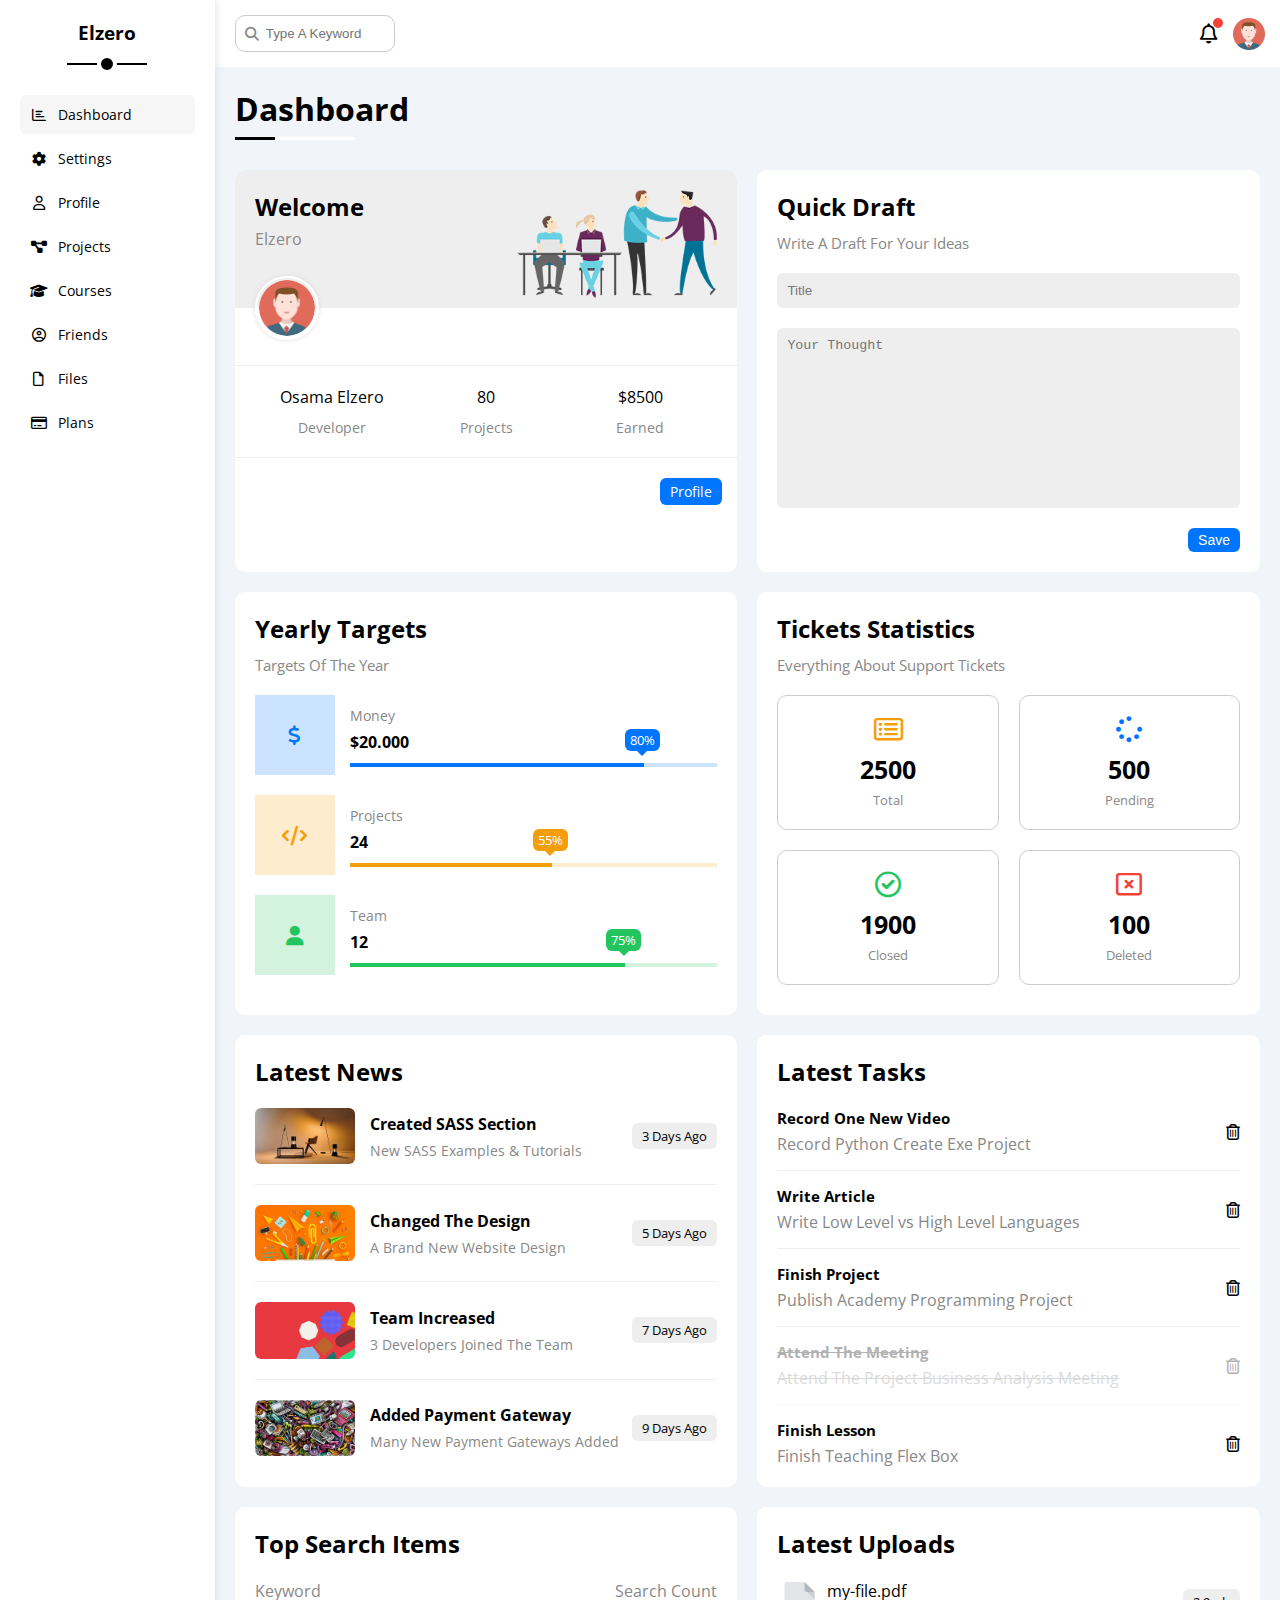
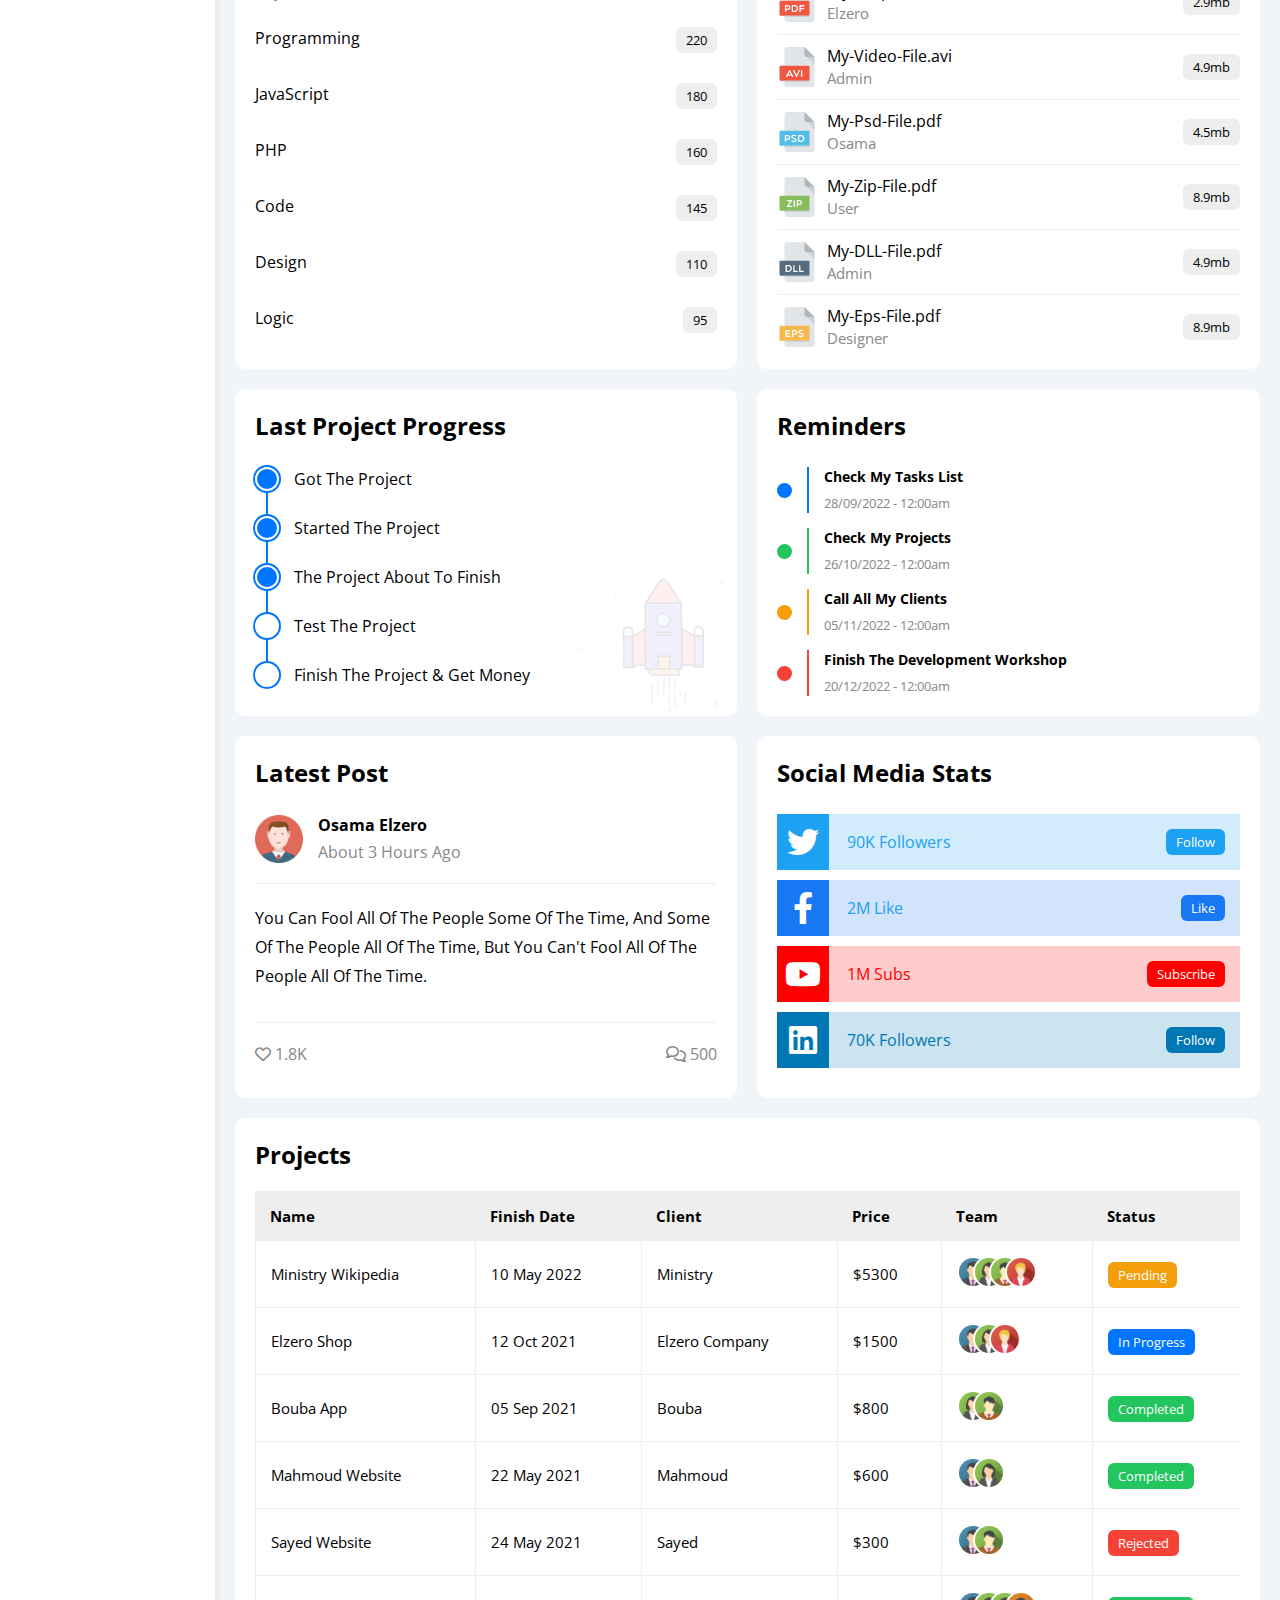
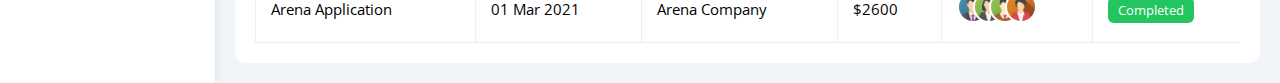
<file: index.html>
<!DOCTYPE html>
<html lang="en">
  <head>
    <meta charset="UTF-8" />
    <meta http-equiv="X-UA-Compatible" content="IE=edge" />
    <meta name="viewport" content="width=device-width, initial-scale=1.0" />
    <title>Dashboard</title>
    <link rel="stylesheet" href="css/all.min.css" />
    <link rel="stylesheet" href="css/framework.css" />
    <link rel="stylesheet" href="css/master.css" />
    <link rel="preconnect" href="https://fonts.googleapis.com" />
    <link rel="preconnect" href="https://fonts.gstatic.com" crossorigin />
    <link href="https://fonts.googleapis.com/css2?family=Open+Sans:wght@300;500&display=swap" rel="stylesheet" />
  </head>
  <body>
    <div class="page d-flex">
      <div class="sidebar bg-white p-20 p-relative">
        <h3 class="p-relative txt-c mt-0">Elzero</h3>
        <ul>
          <li>
            <a class="active d-flex align-center fs-14 c-black rad-6 p-10" href="index.html">
              <i class="fa-regular fa-chart-bar fa-fw"></i>
              <span>Dashboard</span>
            </a>
          </li>
          <li>
            <a class="d-flex align-center fs-14 c-black rad-6 p-10" href="settings.html">
              <i class="fa-solid fa-gear fa-fw"></i>
              <span>Settings</span>
            </a>
          </li>
          <li>
            <a class="d-flex align-center fs-14 c-black rad-6 p-10" href="profile.html">
              <i class="fa-regular fa-user fa-fw"></i>
              <span>Profile</span>
            </a>
          </li>
          <li>
            <a class="d-flex align-center fs-14 c-black rad-6 p-10" href="projects.html">
              <i class="fa-solid fa-diagram-project fa-fw"></i>
              <span>Projects</span>
            </a>
          </li>
          <li>
            <a class="d-flex align-center fs-14 c-black rad-6 p-10" href="courses.html">
              <i class="fa-solid fa-graduation-cap fa-fw"></i>
              <span>Courses</span>
            </a>
          </li>
          <li>
            <a class="d-flex align-center fs-14 c-black rad-6 p-10" href="friends.html">
              <i class="fa-regular fa-circle-user fa-fw"></i>
              <span>Friends</span>
            </a>
          </li>
          <li>
            <a class="d-flex align-center fs-14 c-black rad-6 p-10" href="files.html">
              <i class="fa-regular fa-file fa-fw"></i>
              <span>Files</span>
            </a>
          </li>
          <li>
            <a class="d-flex align-center fs-14 c-black rad-6 p-10" href="plans.html">
              <i class="fa-regular fa-credit-card fa-fw"></i>
              <span>Plans</span>
            </a>
          </li>
        </ul>
      </div>
      <div class="content w-full">
        <!-- Start Head -->
        <div class="head bg-white p-15 between-flex">
          <div class="search p-relative">
            <input class="p-10" type="search" placeholder="Type A Keyword" />
          </div>
          <div class="icons d-flex align-center">
            <span class="notification p-relative">
              <i class="fa-regular fa-bell fa-lg"></i>
            </span>
            <img src="imgs/avatar.png" alt="" />
          </div>
        </div>
        <!-- End Head -->
        <h1 class="p-relative">Dashboard</h1>
        <div class="wrapper d-grid gap-20">
          <!-- Start Welcome Widget -->
          <div class="welcome bg-white rad-10 txt-c-mobile block-mobile">
            <div class="intro p-20 d-flex space-between bg-eee">
              <div>
                <h2 class="m-0">Welcome</h2>
                <p class="c-grey mt-5">Elzero</p>
              </div>
              <img class="hide-mobile" src="imgs/welcome.png" alt="" />
            </div>
            <img src="imgs/avatar.png" alt="" class="avatar" />
            <div class="body txt-c d-flex p-20 mt-20 mb-20 block-mobile">
              <div>Osama Elzero <span class="d-block c-grey fs-14 mt-10">Developer</span></div>
              <div>80 <span class="d-block c-grey fs-14 mt-10">Projects</span></div>
              <div>$8500 <span class="d-block c-grey fs-14 mt-10">Earned</span></div>
            </div>
            <a href="profile.html" class="visit d-block fs-14 bg-blue c-white w-fit btn-shape">Profile</a>
          </div>
          <!-- End Welcome Widget -->
          <!-- Start Quick Draft Widget -->
          <div class="quick-draft p-20 bg-white rad-10">
            <h2 class="mt-0 mb-10">Quick Draft</h2>
            <p class="mt-0 mb-20 c-grey fs-15">Write A Draft For Your Ideas</p>
            <form>
              <input class="d-block mb-20 w-full p-10 b-none bg-eee rad-6" type="text" placeholder="Title" />
              <textarea class="d-block mb-20 w-full p-10 b-none bg-eee rad-6" placeholder="Your Thought"></textarea>
              <input class="save d-block fs-14 bg-blue c-white b-none w-fit btn-shape" type="submit" value="Save" />
            </form>
          </div>
          <!-- End Quick Draft Widget -->
          <!-- Start Targets Widget -->
          <div class="targets p-20 bg-white rad-10">
            <h2 class="mt-0 mb-10">Yearly Targets</h2>
            <p class="mt-0 mb-20 c-grey fs-15">Targets Of The Year</p>
            <div class="target-row mb-20 blue center-flex">
              <div class="icon center-flex">
                <i class="fa-solid fa-dollar-sign fa-lg c-blue"></i>
              </div>
              <div class="details">
                <span class="fs-14 c-grey">Money</span>
                <span class="d-block mt-5 mb-10 fw-bold">$20.000</span>
                <div class="progress p-relative">
                  <span class="bg-blue blue" style="width: 80%">
                    <span class="bg-blue">80%</span>
                  </span>
                </div>
              </div>
            </div>
            <div class="target-row mb-20 center-flex orange">
              <div class="icon center-flex">
                <i class="fa-solid fa-code fa-lg c-orange"></i>
              </div>
              <div class="details">
                <span class="fs-14 c-grey">Projects</span>
                <span class="d-block mt-5 mb-10 fw-bold">24</span>
                <div class="progress p-relative">
                  <span class="bg-orange orange" style="width: 55%">
                    <span class="bg-orange">55%</span>
                  </span>
                </div>
              </div>
            </div>
            <div class="target-row mb-20 center-flex green">
              <div class="icon center-flex">
                <i class="fa-solid fa-user fa-lg c-green"></i>
              </div>
              <div class="details">
                <span class="fs-14 c-grey">Team</span>
                <span class="d-block mt-5 mb-10 fw-bold">12</span>
                <div class="progress p-relative">
                  <span class="bg-green green" style="width: 75%">
                    <span class="bg-green">75%</span>
                  </span>
                </div>
              </div>
            </div>
          </div>
          <!-- End Targets Widget -->
          <!-- Start Ticket Widget -->
          <div class="tickets p-20 bg-white rad-10">
            <h2 class="mt-0 mb-10">Tickets Statistics</h2>
            <p class="mt-0 mb-20 c-grey fs-15">Everything About Support Tickets</p>
            <div class="d-flex txt-c gap-20 f-wrap">
              <div class="box p-20 rad-10 fs-13 c-grey">
                <i class="fa-regular fa-rectangle-list fa-2x mb-10 c-orange"></i>
                <span class="d-block c-black fw-bold fs-25 mb-5">2500</span>
                Total
              </div>
              <div class="box p-20 rad-10 fs-13 c-grey">
                <i class="fa-solid fa-spinner fa-2x mb-10 c-blue"></i>
                <span class="d-block c-black fw-bold fs-25 mb-5">500</span>
                Pending
              </div>
              <div class="box p-20 rad-10 fs-13 c-grey">
                <i class="fa-regular fa-circle-check fa-2x mb-10 c-green"></i>
                <span class="d-block c-black fw-bold fs-25 mb-5">1900</span>
                Closed
              </div>
              <div class="box p-20 rad-10 fs-13 c-grey">
                <i class="fa-regular fa-rectangle-xmark fa-2x mb-10 c-red"></i>
                <span class="d-block c-black fw-bold fs-25 mb-5">100</span>
                Deleted
              </div>
            </div>
          </div>
          <!-- End Ticket Widget -->
          <!-- Start Latest News Widget -->
          <div class="latest-news p-20 bg-white rad-10 txt-c-mobile">
            <h2 class="mt-0 mb-20">Latest News</h2>
            <div class="news-row d-flex align-center">
              <img src="imgs/news-01.png" alt="" />
              <div class="info">
                <h3>Created SASS Section</h3>
                <p class="m-0 fs-14 c-grey">New SASS Examples & Tutorials</p>
              </div>
              <div class="btn-shape bg-eee fs-13 label">3 Days Ago</div>
            </div>
            <div class="news-row d-flex align-center">
              <img src="imgs/news-02.png" alt="" />
              <div class="info">
                <h3>Changed The Design</h3>
                <p class="m-0 fs-14 c-grey">A Brand New Website Design</p>
              </div>
              <div class="btn-shape bg-eee fs-13 label">5 Days Ago</div>
            </div>
            <div class="news-row d-flex align-center">
              <img src="imgs/news-03.png" alt="" />
              <div class="info">
                <h3>Team Increased</h3>
                <p class="m-0 fs-14 c-grey">3 Developers Joined The Team</p>
              </div>
              <div class="btn-shape bg-eee fs-13 label">7 Days Ago</div>
            </div>
            <div class="news-row d-flex align-center">
              <img src="imgs/news-04.png" alt="" />
              <div class="info">
                <h3>Added Payment Gateway</h3>
                <p class="m-0 fs-14 c-grey">Many New Payment Gateways Added</p>
              </div>
              <div class="btn-shape bg-eee fs-13 label">9 Days Ago</div>
            </div>
          </div>
          <!-- End Latest News Widget -->
          <!-- Start Tasks Widget -->
          <div class="tasks p-20 bg-white rad-10">
            <h2 class="mt-0 mb-20">Latest Tasks</h2>
            <div class="task-row between-flex">
              <div class="info">
                <h3 class="mt-0 mb-5 fs-15">Record One New Video</h3>
                <p class="m-0 c-grey">Record Python Create Exe Project</p>
              </div>
              <i class="fa-regular fa-trash-can delete"></i>
            </div>
            <div class="task-row between-flex">
              <div class="info">
                <h3 class="mt-0 mb-5 fs-15">Write Article</h3>
                <p class="m-0 c-grey">Write Low Level vs High Level Languages</p>
              </div>
              <i class="fa-regular fa-trash-can delete"></i>
            </div>
            <div class="task-row between-flex">
              <div class="info">
                <h3 class="mt-0 mb-5 fs-15">Finish Project</h3>
                <p class="m-0 c-grey">Publish Academy Programming Project</p>
              </div>
              <i class="fa-regular fa-trash-can delete"></i>
            </div>
            <div class="task-row between-flex done">
              <div class="info">
                <h3 class="mt-0 mb-5 fs-15">Attend The Meeting</h3>
                <p class="m-0 c-grey">Attend The Project Business Analysis Meeting</p>
              </div>
              <i class="fa-regular fa-trash-can delete"></i>
            </div>
            <div class="task-row between-flex">
              <div class="info">
                <h3 class="mt-0 mb-5 fs-15">Finish Lesson</h3>
                <p class="m-0 c-grey">Finish Teaching Flex Box</p>
              </div>
              <i class="fa-regular fa-trash-can delete"></i>
            </div>
          </div>
          <!-- End Tasks -->
          <!-- Start Top Search Word Widget -->
          <div class="search-items p-20 bg-white rad-10">
            <h2 class="mt-0 mb-20">Top Search Items</h2>
            <div class="items-head d-flex space-between c-grey mb-10">
              <div>Keyword</div>
              <div>Search Count</div>
            </div>
            <div class="items d-flex space-between pt-15 pb-15">
              <span>Programming</span>
              <span class="bg-eee fs-13 btn-shape">220</span>
            </div>
            <div class="items d-flex space-between pt-15 pb-15">
              <span>JavaScript</span>
              <span class="bg-eee btn-shape fs-13">180</span>
            </div>
            <div class="items d-flex space-between pt-15 pb-15">
              <span>PHP</span>
              <span class="bg-eee btn-shape fs-13">160</span>
            </div>
            <div class="items d-flex space-between pt-15 pb-15">
              <span>Code</span>
              <span class="bg-eee btn-shape fs-13">145</span>
            </div>
            <div class="items d-flex space-between pt-15 pb-15">
              <span>Design</span>
              <span class="bg-eee btn-shape fs-13">110</span>
            </div>
            <div class="items d-flex space-between pt-15 pb-15">
              <span>Logic</span>
              <span class="bg-eee btn-shape fs-13">95</span>
            </div>
          </div>
          <!-- End Top Search Word Widget -->
          <!-- Start Latest Uploads Widget -->
          <div class="latest-uploads p-20 bg-white rad-10">
            <h2 class="mt-0 mb-20">Latest Uploads</h2>
            <ul class="m-0">
              <li class="between-flex pb-10 mb-10">
                <div class="d-flex align-center">
                  <img class="mr-10" src="imgs/pdf.svg" alt="" />
                  <div>
                    <span class="d-block">my-file.pdf</span>
                    <span class="fs-15 c-grey">Elzero</span>
                  </div>
                </div>
                <div class="bg-eee btn-shape fs-13">2.9mb</div>
              </li>
              <li class="between-flex pb-10 mb-10">
                <div class="d-flex align-center">
                  <img class="mr-10" src="imgs/avi.svg" alt="" />
                  <div>
                    <span class="d-block">My-Video-File.avi</span>
                    <span class="fs-15 c-grey">Admin</span>
                  </div>
                </div>
                <div class="bg-eee btn-shape fs-13">4.9mb</div>
              </li>
              <li class="between-flex pb-10 mb-10">
                <div class="d-flex align-center">
                  <img class="mr-10" src="imgs/psd.svg" alt="" />
                  <div>
                    <span class="d-block">My-Psd-File.pdf</span>
                    <span class="fs-15 c-grey">Osama</span>
                  </div>
                </div>
                <div class="bg-eee btn-shape fs-13">4.5mb</div>
              </li>
              <li class="between-flex pb-10 mb-10">
                <div class="d-flex align-center">
                  <img class="mr-10" src="imgs/zip.svg" alt="" />
                  <div>
                    <span class="d-block">My-Zip-File.pdf</span>
                    <span class="fs-15 c-grey">User</span>
                  </div>
                </div>
                <div class="bg-eee btn-shape fs-13">8.9mb</div>
              </li>
              <li class="between-flex pb-10 mb-10">
                <div class="d-flex align-center">
                  <img class="mr-10" src="imgs/dll.svg" alt="" />
                  <div>
                    <span class="d-block">My-DLL-File.pdf</span>
                    <span class="fs-15 c-grey">Admin</span>
                  </div>
                </div>
                <div class="bg-eee btn-shape fs-13">4.9mb</div>
              </li>
              <li class="between-flex">
                <div class="d-flex align-center">
                  <img class="mr-10" src="imgs/eps.svg" alt="" />
                  <div>
                    <span class="d-block">My-Eps-File.pdf</span>
                    <span class="fs-15 c-grey">Designer</span>
                  </div>
                </div>
                <div class="bg-eee btn-shape fs-13">8.9mb</div>
              </li>
            </ul>
          </div>
          <!-- End Latest Uploads Widget -->
          <!-- Start Last Project Progress Widget -->
          <div class="last-project p-20 bg-white rad-10 p-relative">
            <h2 class="mt-0 mb-20">Last Project Progress</h2>
            <ul class="m-0 p-relative">
              <li class="mt-25 d-flex align-center done">Got The Project</li>
              <li class="mt-25 d-flex align-center done">Started The Project</li>
              <li class="mt-25 d-flex align-center done">The Project About To Finish</li>
              <li class="mt-25 d-flex align-center current">Test The Project</li>
              <li class="mt-25 d-flex align-center">Finish The Project & Get Money</li>
            </ul>
            <img class="launch-icon hide-mobile" src="imgs/project.png" alt="" />
          </div>
          <!-- End Last Project Progress Widget -->
          <!-- Start Reminders Widget -->
          <div class="reminders p-20 bg-white rad-10 p-relative">
            <h2 class="mt-0 mb-25">Reminders</h2>
            <ul class="m-0">
              <li class="d-flex align-center mt-15">
                <span class="key bg-blue mr-15 d-block rad-half"></span>
                <div class="pl-15 blue">
                  <p class="fs-14 fw-bold mt-0 mb-5">Check My Tasks List</p>
                  <span class="fs-13 c-grey">28/09/2022 - 12:00am</span>
                </div>
              </li>
              <li class="d-flex align-center mt-15">
                <span class="key bg-green mr-15 d-block rad-half"></span>
                <div class="pl-15 green">
                  <p class="fs-14 fw-bold mt-0 mb-5">Check My Projects</p>
                  <span class="fs-13 c-grey">26/10/2022 - 12:00am</span>
                </div>
              </li>
              <li class="d-flex align-center mt-15">
                <span class="key bg-orange mr-15 d-block rad-half"></span>
                <div class="pl-15 orange">
                  <p class="fs-14 fw-bold mt-0 mb-5">Call All My Clients</p>
                  <span class="fs-13 c-grey">05/11/2022 - 12:00am</span>
                </div>
              </li>
              <li class="d-flex align-center mt-15">
                <span class="key bg-red mr-15 d-block rad-half"></span>
                <div class="pl-15 red">
                  <p class="fs-14 fw-bold mt-0 mb-5">Finish The Development Workshop</p>
                  <span class="fs-13 c-grey">20/12/2022 - 12:00am</span>
                </div>
              </li>
            </ul>
          </div>
          <!-- End Reminders Widget -->
          <!-- Start Latest Post Widget -->
          <div class="latest-post p-20 bg-white rad-10 p-relative">
            <h2 class="mt-0 mb-25">Latest Post</h2>
            <div class="top d-flex align-center">
              <img class="avatar mr-15" src="imgs/avatar.png" alt="" />
              <div class="info">
                <span class="d-block mb-5 fw-bold">Osama Elzero</span>
                <span class="c-grey">About 3 Hours Ago</span>
              </div>
            </div>
            <div class="post-content txt-c-mobile pt-20 pb-20 mt-20 mb-20">
              You can fool all of the people some of the time, and some of the people all of the time, but you can't
              fool all of the people all of the time.
            </div>
            <div class="post-stats between-flex c-grey">
              <div>
                <i class="fa-regular fa-heart"></i>
                <span>1.8K</span>
              </div>
              <div>
                <i class="fa-regular fa-comments"></i>
                <span>500</span>
              </div>
            </div>
          </div>
          <!-- End Latest Post Widget -->
          <!-- Start Social Media Stats Widget -->
          <div class="social-media p-20 bg-white rad-10 p-relative">
            <h2 class="mt-0 mb-25">Social Media Stats</h2>
            <div class="box twitter p-15 p-relative mb-10 between-flex">
              <i class="fa-brands fa-twitter fa-2x c-white h-full center-flex"></i>
              <span>90K Followers</span>
              <a class="fs-13 c-white btn-shape" href="#">Follow</a>
            </div>
            <div class="box facebook p-15 p-relative mb-10 between-flex">
              <i class="fa-brands fa-facebook-f fa-2x c-white h-full center-flex"></i>
              <span>2M Like</span>
              <a class="fs-13 c-white btn-shape" href="#">Like</a>
            </div>
            <div class="box youtube p-15 p-relative mb-10 between-flex">
              <i class="fa-brands fa-youtube fa-2x c-white h-full center-flex"></i>
              <span>1M Subs</span>
              <a class="fs-13 c-white btn-shape" href="#">Subscribe</a>
            </div>
            <div class="box linkedin p-15 p-relative mb-10 between-flex">
              <i class="fa-brands fa-linkedin fa-2x c-white h-full center-flex"></i>
              <span>70K Followers</span>
              <a class="fs-13 c-white btn-shape" href="#">Follow</a>
            </div>
          </div>
          <!-- Start End Media Stats Widget -->
        </div>
        <!-- Start Projects Table -->
        <div class="projects p-20 bg-white rad-10 m-20">
          <h2 class="mt-0 mb-20">Projects</h2>
          <div class="responsive-table">
            <table class="fs-15 w-full">
              <thead>
                <tr>
                  <td>Name</td>
                  <td>Finish Date</td>
                  <td>Client</td>
                  <td>Price</td>
                  <td>Team</td>
                  <td>Status</td>
                </tr>
              </thead>
              <tbody>
                <tr>
                  <td>Ministry Wikipedia</td>
                  <td>10 May 2022</td>
                  <td>Ministry</td>
                  <td>$5300</td>
                  <td>
                    <img src="imgs/team-01.png" alt="" />
                    <img src="imgs/team-02.png" alt="" />
                    <img src="imgs/team-03.png" alt="" />
                    <img src="imgs/team-05.png" alt="" />
                  </td>
                  <td>
                    <span class="label btn-shape bg-orange c-white">Pending</span>
                  </td>
                </tr>
                <tr>
                  <td>Elzero Shop</td>
                  <td>12 Oct 2021</td>
                  <td>Elzero Company</td>
                  <td>$1500</td>
                  <td>
                    <img src="imgs/team-01.png" alt="" />
                    <img src="imgs/team-02.png" alt="" />
                    <img src="imgs/team-05.png" alt="" />
                  </td>
                  <td><span class="label btn-shape bg-blue c-white">In Progress</span></td>
                </tr>
                <tr>
                  <td>Bouba App</td>
                  <td>05 Sep 2021</td>
                  <td>Bouba</td>
                  <td>$800</td>
                  <td>
                    <img src="imgs/team-02.png" alt="" />
                    <img src="imgs/team-03.png" alt="" />
                  </td>
                  <td><span class="label btn-shape bg-green c-white">Completed</span></td>
                </tr>
                <tr>
                  <td>Mahmoud Website</td>
                  <td>22 May 2021</td>
                  <td>Mahmoud</td>
                  <td>$600</td>
                  <td>
                    <img src="imgs/team-01.png" alt="" />
                    <img src="imgs/team-02.png" alt="" />
                  </td>
                  <td><span class="label btn-shape bg-green c-white">Completed</span></td>
                </tr>
                <tr>
                  <td>Sayed Website</td>
                  <td>24 May 2021</td>
                  <td>Sayed</td>
                  <td>$300</td>
                  <td>
                    <img src="imgs/team-01.png" alt="" />
                    <img src="imgs/team-03.png" alt="" />
                  </td>
                  <td><span class="label btn-shape bg-red c-white">Rejected</span></td>
                </tr>
                <tr>
                  <td>Arena Application</td>
                  <td>01 Mar 2021</td>
                  <td>Arena Company</td>
                  <td>$2600</td>
                  <td>
                    <img src="imgs/team-01.png" alt="" />
                    <img src="imgs/team-02.png" alt="" />
                    <img src="imgs/team-03.png" alt="" />
                    <img src="imgs/team-04.png" alt="" />
                  </td>
                  <td><span class="label btn-shape bg-green c-white">Completed</span></td>
                </tr>
              </tbody>
            </table>
          </div>
        </div>
        <!-- End Projects Table -->
      </div>
    </div>
  </body>
</html>
</file>
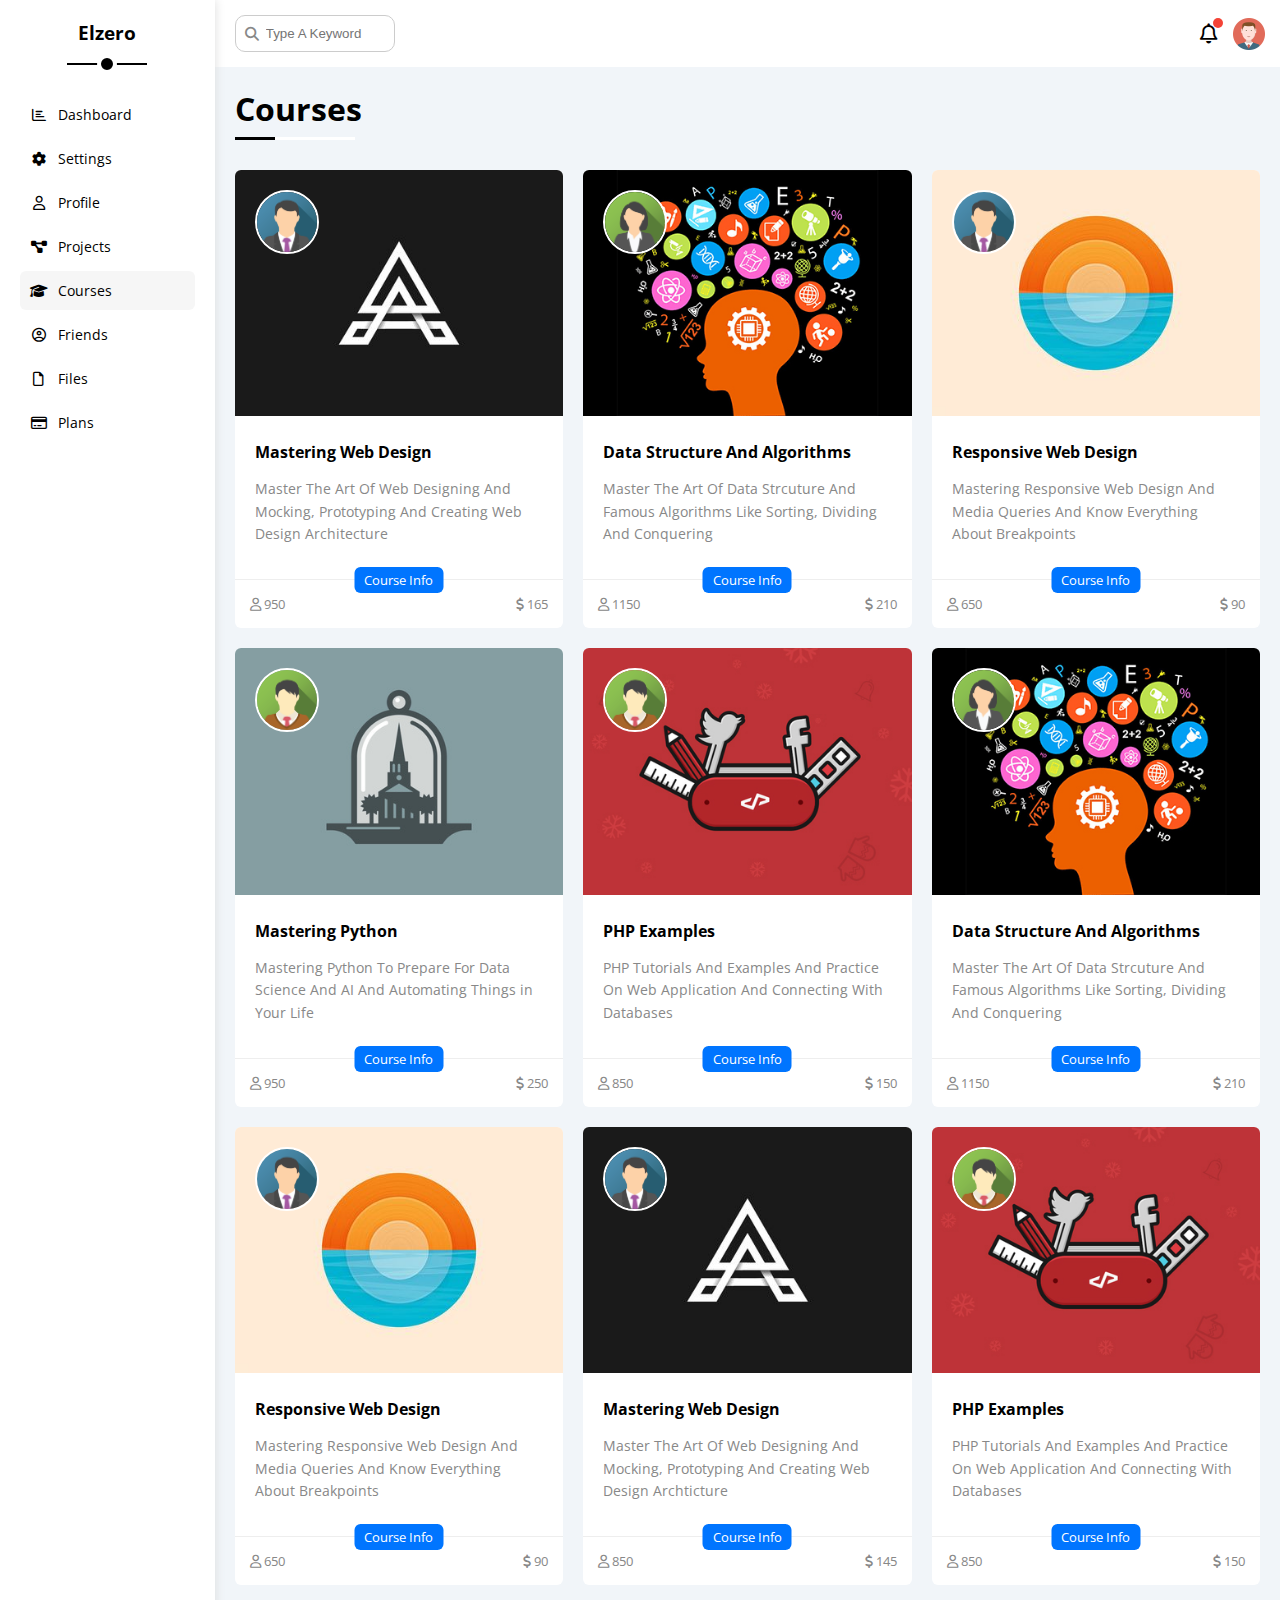
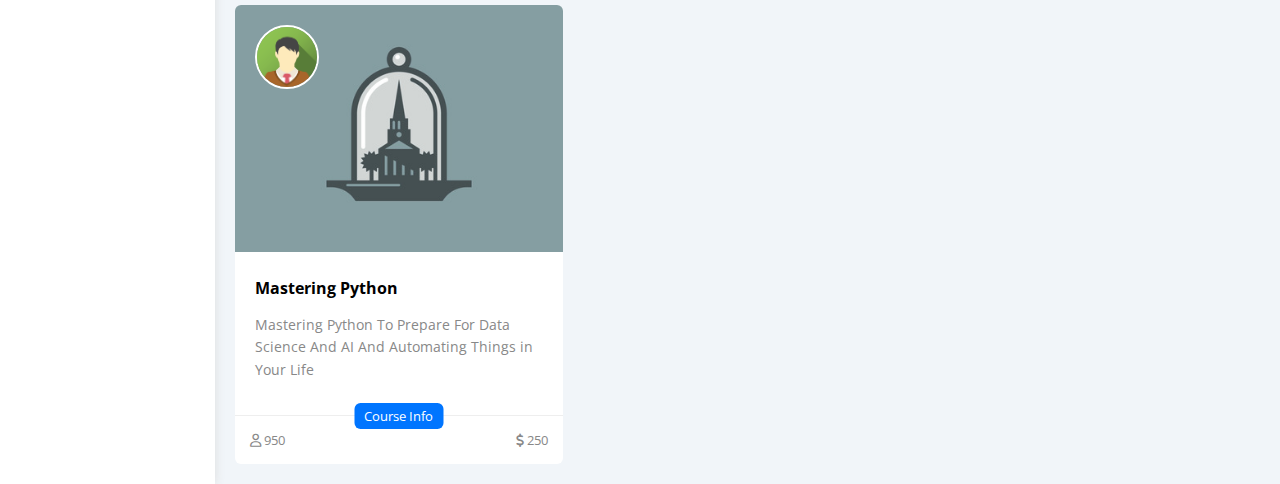
<file: courses.html>
<!DOCTYPE html>
<html lang="en">
  <head>
    <meta charset="UTF-8" />
    <meta http-equiv="X-UA-Compatible" content="IE=edge" />
    <meta name="viewport" content="width=device-width, initial-scale=1.0" />
    <title>Courses</title>
    <link rel="stylesheet" href="css/all.min.css" />
    <link rel="stylesheet" href="css/framework.css" />
    <link rel="stylesheet" href="css/master.css" />
    <link rel="preconnect" href="https://fonts.googleapis.com" />
    <link rel="preconnect" href="https://fonts.gstatic.com" crossorigin />
    <link href="https://fonts.googleapis.com/css2?family=Open+Sans:wght@300;500&display=swap" rel="stylesheet" />
  </head>
  <body>
    <div class="page d-flex">
      <div class="sidebar bg-white p-20 p-relative">
        <h3 class="p-relative txt-c mt-0">Elzero</h3>
        <ul>
          <li>
            <a class="d-flex align-center fs-14 c-black rad-6 p-10" href="index.html">
              <i class="fa-regular fa-chart-bar fa-fw"></i>
              <span>Dashboard</span>
            </a>
          </li>
          <li>
            <a class="d-flex align-center fs-14 c-black rad-6 p-10" href="settings.html">
              <i class="fa-solid fa-gear fa-fw"></i>
              <span>Settings</span>
            </a>
          </li>
          <li>
            <a class="d-flex align-center fs-14 c-black rad-6 p-10" href="profile.html">
              <i class="fa-regular fa-user fa-fw"></i>
              <span>Profile</span>
            </a>
          </li>
          <li>
            <a class="d-flex align-center fs-14 c-black rad-6 p-10" href="projects.html">
              <i class="fa-solid fa-diagram-project fa-fw"></i>
              <span>Projects</span>
            </a>
          </li>
          <li>
            <a class="active d-flex align-center fs-14 c-black rad-6 p-10" href="courses.html">
              <i class="fa-solid fa-graduation-cap fa-fw"></i>
              <span>Courses</span>
            </a>
          </li>
          <li>
            <a class="d-flex align-center fs-14 c-black rad-6 p-10" href="friends.html">
              <i class="fa-regular fa-circle-user fa-fw"></i>
              <span>Friends</span>
            </a>
          </li>
          <li>
            <a class="d-flex align-center fs-14 c-black rad-6 p-10" href="files.html">
              <i class="fa-regular fa-file fa-fw"></i>
              <span>Files</span>
            </a>
          </li>
          <li>
            <a class="d-flex align-center fs-14 c-black rad-6 p-10" href="plans.html">
              <i class="fa-regular fa-credit-card fa-fw"></i>
              <span>Plans</span>
            </a>
          </li>
        </ul>
      </div>
      <div class="content w-full">
        <!-- Start Head -->
        <div class="head bg-white p-15 between-flex">
          <div class="search p-relative">
            <input class="p-10" type="search" placeholder="Type A Keyword" />
          </div>
          <div class="icons d-flex align-center">
            <span class="notification p-relative">
              <i class="fa-regular fa-bell fa-lg"></i>
            </span>
            <img src="imgs/avatar.png" alt="" />
          </div>
        </div>
        <!-- End Head -->
        <h1 class="p-relative">Courses</h1>
        <div class="courses-page d-grid m-20 gap-20">
          <div class="course bg-white rad-6 p-relative">
            <img class="cover" src="imgs/course-01.jpg" alt="" />
            <img class="instructor" src="imgs/team-01.png" alt="" />
            <div class="p-20">
              <h4 class="m-0">Mastering Web Design</h4>
              <p class="description c-grey mt-15 fs-14">
                Master The Art Of Web Designing And Mocking, Prototyping And Creating Web Design Architecture
              </p>
            </div>
            <div class="info p-15 p-relative between-flex">
              <span class="title bg-blue c-white btn-shape">Course Info</span>
              <span class="c-grey">
                <i class="fa-regular fa-user"></i>
                950
              </span>
              <span class="c-grey">
                <i class="fa-solid fa-dollar-sign"></i>
                165
              </span>
            </div>
          </div>
          <div class="course bg-white rad-6 p-relative">
            <img class="cover" src="imgs/course-02.jpg" alt="" />
            <img class="instructor" src="imgs/team-02.png" alt="" />
            <div class="p-20">
              <h4 class="m-0">Data Structure And Algorithms</h4>
              <p class="description c-grey mt-15 fs-14">
                Master The Art Of Data Strcuture And Famous Algorithms Like Sorting, Dividing And Conquering
              </p>
            </div>
            <div class="info p-15 p-relative between-flex">
              <span class="title bg-blue c-white btn-shape">Course Info</span>
              <span class="c-grey"> <i class="fa-regular fa-user"></i> 1150</span>
              <span class="c-grey"><i class="fa-solid fa-dollar-sign"></i> 210</span>
            </div>
          </div>
          <div class="course bg-white rad-6 p-relative">
            <img class="cover" src="imgs/course-03.jpg" alt="" />
            <img class="instructor" src="imgs/team-01.png" alt="" />
            <div class="p-20">
              <h4 class="m-0">Responsive Web Design</h4>
              <p class="description c-grey mt-15 fs-14">
                Mastering Responsive Web Design And Media Queries And Know Everything About Breakpoints
              </p>
            </div>
            <div class="info p-15 p-relative between-flex">
              <span class="title bg-blue c-white btn-shape">Course Info</span>
              <span class="c-grey"> <i class="fa-regular fa-user"></i> 650</span>
              <span class="c-grey"><i class="fa-solid fa-dollar-sign"></i> 90</span>
            </div>
          </div>
          <div class="course bg-white rad-6 p-relative">
            <img class="cover" src="imgs/course-04.jpg" alt="" />
            <img class="instructor" src="imgs/team-03.png" alt="" />
            <div class="p-20">
              <h4 class="m-0">Mastering Python</h4>
              <p class="description c-grey mt-15 fs-14">
                Mastering Python To Prepare For Data Science And AI And Automating Things in Your Life
              </p>
            </div>
            <div class="info p-15 p-relative between-flex">
              <span class="title bg-blue c-white btn-shape">Course Info</span>
              <span class="c-grey"> <i class="fa-regular fa-user"></i> 950</span>
              <span class="c-grey"><i class="fa-solid fa-dollar-sign"></i> 250</span>
            </div>
          </div>
          <div class="course bg-white rad-6 p-relative">
            <img class="cover" src="imgs/course-05.jpg" alt="" />
            <img class="instructor" src="imgs/team-03.png" alt="" />
            <div class="p-20">
              <h4 class="m-0">PHP Examples</h4>
              <p class="description c-grey mt-15 fs-14">
                PHP Tutorials And Examples And Practice On Web Application And Connecting With Databases
              </p>
            </div>
            <div class="info p-15 p-relative between-flex">
              <span class="title bg-blue c-white btn-shape">Course Info</span>
              <span class="c-grey"> <i class="fa-regular fa-user"></i> 850</span>
              <span class="c-grey"><i class="fa-solid fa-dollar-sign"></i> 150</span>
            </div>
          </div>
          <div class="course bg-white rad-6 p-relative">
            <img class="cover" src="imgs/course-02.jpg" alt="" />
            <img class="instructor" src="imgs/team-02.png" alt="" />
            <div class="p-20">
              <h4 class="m-0">Data Structure And Algorithms</h4>
              <p class="description c-grey mt-15 fs-14">
                Master The Art Of Data Strcuture And Famous Algorithms Like Sorting, Dividing And Conquering
              </p>
            </div>
            <div class="info p-15 p-relative between-flex">
              <span class="title bg-blue c-white btn-shape">Course Info</span>
              <span class="c-grey"> <i class="fa-regular fa-user"></i> 1150</span>
              <span class="c-grey"><i class="fa-solid fa-dollar-sign"></i> 210</span>
            </div>
          </div>
          <div class="course bg-white rad-6 p-relative">
            <img class="cover" src="imgs/course-03.jpg" alt="" />
            <img class="instructor" src="imgs/team-01.png" alt="" />
            <div class="p-20">
              <h4 class="m-0">Responsive Web Design</h4>
              <p class="description c-grey mt-15 fs-14">
                Mastering Responsive Web Design And Media Queries And Know Everything About Breakpoints
              </p>
            </div>
            <div class="info p-15 p-relative between-flex">
              <span class="title bg-blue c-white btn-shape">Course Info</span>
              <span class="c-grey"> <i class="fa-regular fa-user"></i> 650</span>
              <span class="c-grey"><i class="fa-solid fa-dollar-sign"></i> 90</span>
            </div>
          </div>
          <div class="course bg-white rad-6 p-relative">
            <img class="cover" src="imgs/course-01.jpg" alt="" />
            <img class="instructor" src="imgs/team-01.png" alt="" />
            <div class="p-20">
              <h4 class="m-0">Mastering Web Design</h4>
              <p class="description c-grey mt-15 fs-14">
                Master The Art Of Web Designing And Mocking, Prototyping And Creating Web Design Archticture
              </p>
            </div>
            <div class="info p-15 p-relative between-flex">
              <span class="title bg-blue c-white btn-shape">Course Info</span>
              <span class="c-grey"> <i class="fa-regular fa-user"></i> 850</span>
              <span class="c-grey"><i class="fa-solid fa-dollar-sign"></i> 145</span>
            </div>
          </div>
          <div class="course bg-white rad-6 p-relative">
            <img class="cover" src="imgs/course-05.jpg" alt="" />
            <img class="instructor" src="imgs/team-03.png" alt="" />
            <div class="p-20">
              <h4 class="m-0">PHP Examples</h4>
              <p class="description c-grey mt-15 fs-14">
                PHP Tutorials And Examples And Practice On Web Application And Connecting With Databases
              </p>
            </div>
            <div class="info p-15 p-relative between-flex">
              <span class="title bg-blue c-white btn-shape">Course Info</span>
              <span class="c-grey"> <i class="fa-regular fa-user"></i> 850</span>
              <span class="c-grey"><i class="fa-solid fa-dollar-sign"></i> 150</span>
            </div>
          </div>
          <div class="course bg-white rad-6 p-relative">
            <img class="cover" src="imgs/course-04.jpg" alt="" />
            <img class="instructor" src="imgs/team-03.png" alt="" />
            <div class="p-20">
              <h4 class="m-0">Mastering Python</h4>
              <p class="description c-grey mt-15 fs-14">
                Mastering Python To Prepare For Data Science And AI And Automating Things in Your Life
              </p>
            </div>
            <div class="info p-15 p-relative between-flex">
              <span class="title bg-blue c-white btn-shape">Course Info</span>
              <span class="c-grey"> <i class="fa-regular fa-user"></i> 950</span>
              <span class="c-grey"><i class="fa-solid fa-dollar-sign"></i> 250</span>
            </div>
          </div>
        </div>
      </div>
    </div>
  </body>
</html>
</file>
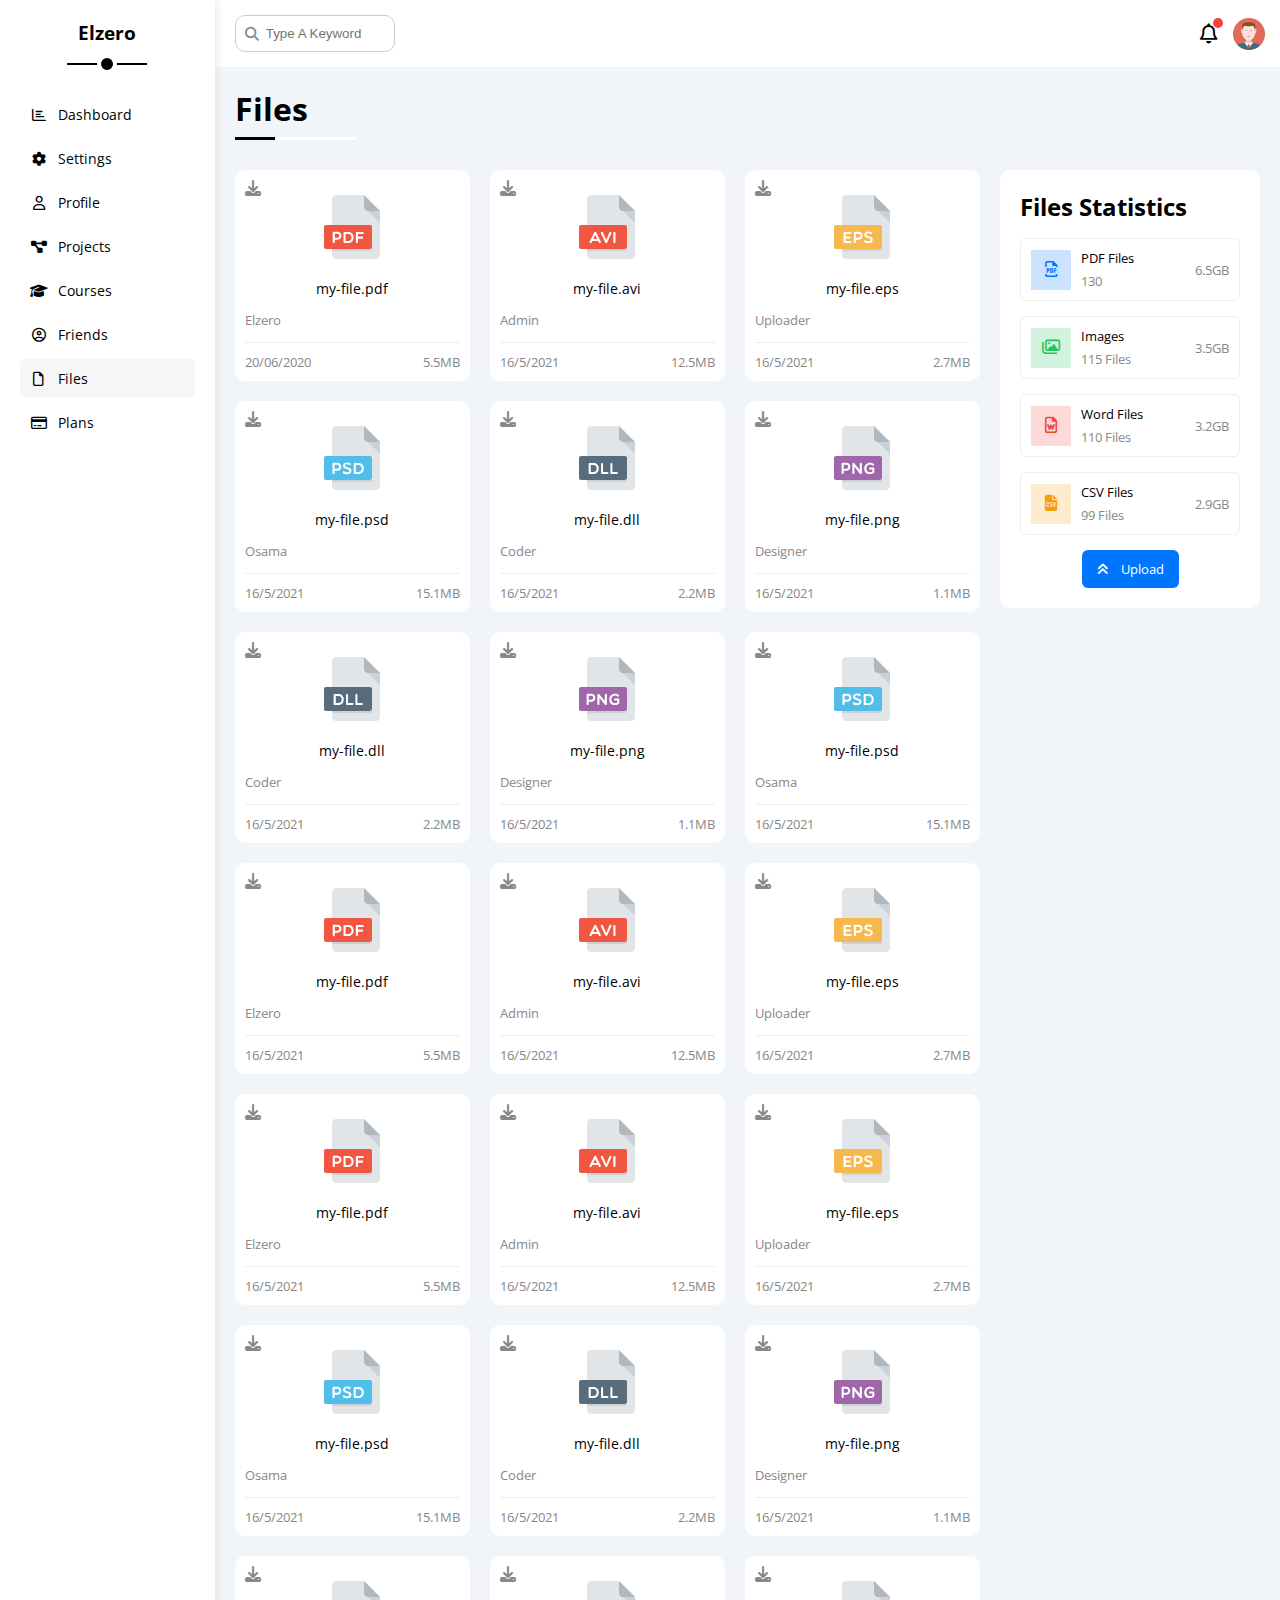
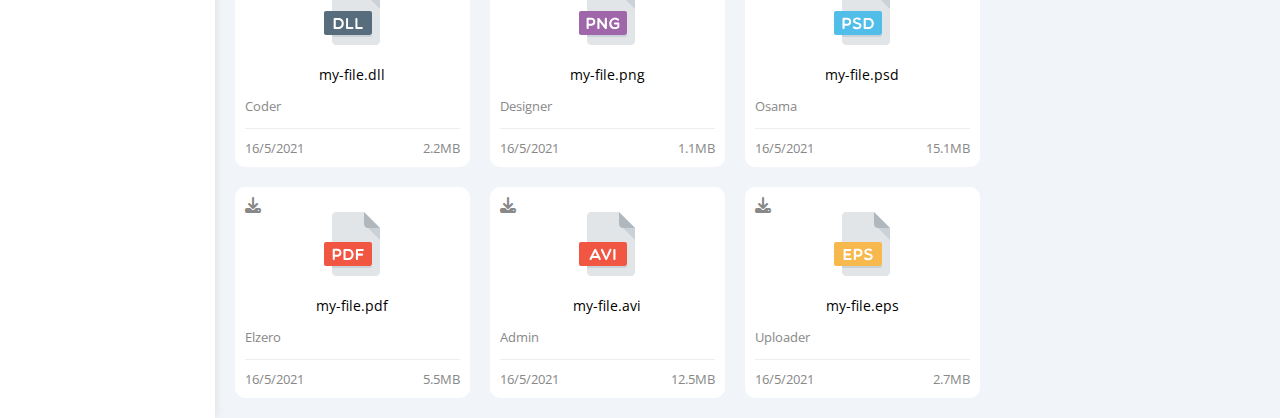
<file: files.html>
<!DOCTYPE html>
<html lang="en">
  <head>
    <meta charset="UTF-8" />
    <meta http-equiv="X-UA-Compatible" content="IE=edge" />
    <meta name="viewport" content="width=device-width, initial-scale=1.0" />
    <title>Files</title>
    <link rel="stylesheet" href="css/all.min.css" />
    <link rel="stylesheet" href="css/framework.css" />
    <link rel="stylesheet" href="css/master.css" />
    <link rel="preconnect" href="https://fonts.googleapis.com" />
    <link rel="preconnect" href="https://fonts.gstatic.com" crossorigin />
    <link href="https://fonts.googleapis.com/css2?family=Open+Sans:wght@300;500&display=swap" rel="stylesheet" />
  </head>
  <body>
    <div class="page d-flex">
      <div class="sidebar bg-white p-20 p-relative">
        <h3 class="p-relative txt-c mt-0">Elzero</h3>
        <ul>
          <li>
            <a class="d-flex align-center fs-14 c-black rad-6 p-10" href="index.html">
              <i class="fa-regular fa-chart-bar fa-fw"></i>
              <span>Dashboard</span>
            </a>
          </li>
          <li>
            <a class="d-flex align-center fs-14 c-black rad-6 p-10" href="settings.html">
              <i class="fa-solid fa-gear fa-fw"></i>
              <span>Settings</span>
            </a>
          </li>
          <li>
            <a class="d-flex align-center fs-14 c-black rad-6 p-10" href="profile.html">
              <i class="fa-regular fa-user fa-fw"></i>
              <span>Profile</span>
            </a>
          </li>
          <li>
            <a class="d-flex align-center fs-14 c-black rad-6 p-10" href="projects.html">
              <i class="fa-solid fa-diagram-project fa-fw"></i>
              <span>Projects</span>
            </a>
          </li>
          <li>
            <a class="d-flex align-center fs-14 c-black rad-6 p-10" href="courses.html">
              <i class="fa-solid fa-graduation-cap fa-fw"></i>
              <span>Courses</span>
            </a>
          </li>
          <li>
            <a class="d-flex align-center fs-14 c-black rad-6 p-10" href="friends.html">
              <i class="fa-regular fa-circle-user fa-fw"></i>
              <span>Friends</span>
            </a>
          </li>
          <li>
            <a class="active d-flex align-center fs-14 c-black rad-6 p-10" href="files.html">
              <i class="fa-regular fa-file fa-fw"></i>
              <span>Files</span>
            </a>
          </li>
          <li>
            <a class="d-flex align-center fs-14 c-black rad-6 p-10" href="plans.html">
              <i class="fa-regular fa-credit-card fa-fw"></i>
              <span>Plans</span>
            </a>
          </li>
        </ul>
      </div>
      <div class="content w-full">
        <!-- Start Head -->
        <div class="head bg-white p-15 between-flex">
          <div class="search p-relative">
            <input class="p-10" type="search" placeholder="Type A Keyword" />
          </div>
          <div class="icons d-flex align-center">
            <span class="notification p-relative">
              <i class="fa-regular fa-bell fa-lg"></i>
            </span>
            <img src="imgs/avatar.png" alt="" />
          </div>
        </div>
        <!-- End Head -->
        <h1 class="p-relative">Files</h1>
        <div class="files-page d-flex m-20 gap-20">
          <div class="files-stats p-20 bg-white rad-10">
            <h2 class="mt-0 mb-15 txt-c-mobile">Files Statistics</h2>
            <div class="d-flex align-center border-eee p-10 rad-6 mb-15 fs-13">
              <i class="fa-regular fa-file-pdf fa-lg blue center-flex c-blue icon"></i>
              <div class="info">
                <span>PDF Files</span>
                <span class="c-grey d-block mt-5">130</span>
              </div>
              <div class="size c-grey">6.5GB</div>
            </div>
            <div class="d-flex align-center border-eee p-10 rad-6 mb-15 fs-13">
              <i class="fa-regular fa-images fa-lg green center-flex c-green icon"></i>
              <div class="info">
                <span>Images</span>
                <span class="c-grey d-block mt-5">115 Files</span>
              </div>
              <div class="size c-grey">3.5GB</div>
            </div>
            <div class="d-flex align-center border-eee p-10 rad-6 mb-15 fs-13">
              <i class="fa-regular fa-file-word fa-lg red center-flex c-red icon"></i>
              <div class="info">
                <span>Word Files</span>
                <span class="c-grey d-block mt-5">110 Files</span>
              </div>
              <div class="size c-grey">3.2GB</div>
            </div>
            <div class="d-flex align-center border-eee p-10 rad-6 fs-13">
              <i class="fa-solid fa-file-csv fa-lg orange center-flex c-orange icon"></i>
              <div class="info">
                <span>CSV Files</span>
                <span class="c-grey d-block mt-5">99 Files</span>
              </div>
              <div class="size c-grey">2.9GB</div>
            </div>
            <a class="upload bg-blue c-white fs-13 rad-6 d-block w-fit" href="#">
              <i class="fa-solid fa-angles-up mr-10"></i>
              Upload
            </a>
          </div>
          <div class="files-content d-grid gap-20">
            <div class="file bg-white p-10 rad-10">
              <i class="fa-solid fa-download c-grey p-absolute"></i>
              <div class="icon txt-c">
                <img class="mt-15 mb-15" src="imgs/pdf.svg" alt="" />
              </div>
              <div class="txt-c mb-10 fs-14">my-file.pdf</div>
              <p class="c-grey fs-13">Elzero</p>
              <div class="info between-flex mt-10 pt-10 fs-13 c-grey">
                <span>20/06/2020</span>
                <span>5.5MB</span>
              </div>
            </div>
            <div class="file bg-white p-10 rad-10">
              <i class="fa-solid fa-download c-grey p-absolute"></i>
              <div class="icon txt-c">
                <img class="mt-15 mb-15" src="imgs/avi.svg" alt="" />
              </div>
              <div class="txt-c mb-10 fs-14">my-file.avi</div>
              <p class="c-grey fs-13">Admin</p>
              <div class="info between-flex mt-10 pt-10 fs-13 c-grey">
                <span>16/5/2021</span>
                <span>12.5MB</span>
              </div>
            </div>
            <div class="file bg-white p-10 rad-10">
              <i class="fa-solid fa-download c-grey p-absolute"></i>
              <div class="icon txt-c">
                <img class="mt-15 mb-15" src="imgs/eps.svg" alt="" />
              </div>
              <div class="txt-c mb-10 fs-14">my-file.eps</div>
              <p class="c-grey fs-13">Uploader</p>
              <div class="info between-flex mt-10 pt-10 fs-13 c-grey">
                <span>16/5/2021</span>
                <span>2.7MB</span>
              </div>
            </div>
            <div class="file bg-white p-10 rad-10">
              <i class="fa-solid fa-download c-grey p-absolute"></i>
              <div class="icon txt-c">
                <img class="mt-15 mb-15" src="imgs/psd.svg" alt="" />
              </div>
              <div class="txt-c mb-10 fs-14">my-file.psd</div>
              <p class="c-grey fs-13">Osama</p>
              <div class="info between-flex mt-10 pt-10 fs-13 c-grey">
                <span>16/5/2021</span>
                <span>15.1MB</span>
              </div>
            </div>
            <div class="file bg-white p-10 rad-10">
              <i class="fa-solid fa-download c-grey p-absolute"></i>
              <div class="icon txt-c">
                <img class="mt-15 mb-15" src="imgs/dll.svg" alt="" />
              </div>
              <div class="txt-c mb-10 fs-14">my-file.dll</div>
              <p class="c-grey fs-13">Coder</p>
              <div class="info between-flex mt-10 pt-10 fs-13 c-grey">
                <span>16/5/2021</span>
                <span>2.2MB</span>
              </div>
            </div>
            <div class="file bg-white p-10 rad-10">
              <i class="fa-solid fa-download c-grey p-absolute"></i>
              <div class="icon txt-c">
                <img class="mt-15 mb-15" src="imgs/png.svg" alt="" />
              </div>
              <div class="txt-c mb-10 fs-14">my-file.png</div>
              <p class="c-grey fs-13">Designer</p>
              <div class="info between-flex mt-10 pt-10 fs-13 c-grey">
                <span>16/5/2021</span>
                <span>1.1MB</span>
              </div>
            </div>
            <div class="file bg-white p-10 rad-10">
              <i class="fa-solid fa-download c-grey p-absolute"></i>
              <div class="icon txt-c">
                <img class="mt-15 mb-15" src="imgs/dll.svg" alt="" />
              </div>
              <div class="txt-c mb-10 fs-14">my-file.dll</div>
              <p class="c-grey fs-13">Coder</p>
              <div class="info between-flex mt-10 pt-10 fs-13 c-grey">
                <span>16/5/2021</span>
                <span>2.2MB</span>
              </div>
            </div>
            <div class="file bg-white p-10 rad-10">
              <i class="fa-solid fa-download c-grey p-absolute"></i>
              <div class="icon txt-c">
                <img class="mt-15 mb-15" src="imgs/png.svg" alt="" />
              </div>
              <div class="txt-c mb-10 fs-14">my-file.png</div>
              <p class="c-grey fs-13">Designer</p>
              <div class="info between-flex mt-10 pt-10 fs-13 c-grey">
                <span>16/5/2021</span>
                <span>1.1MB</span>
              </div>
            </div>
            <div class="file bg-white p-10 rad-10">
              <i class="fa-solid fa-download c-grey p-absolute"></i>
              <div class="icon txt-c">
                <img class="mt-15 mb-15" src="imgs/psd.svg" alt="" />
              </div>
              <div class="txt-c mb-10 fs-14">my-file.psd</div>
              <p class="c-grey fs-13">Osama</p>
              <div class="info between-flex mt-10 pt-10 fs-13 c-grey">
                <span>16/5/2021</span>
                <span>15.1MB</span>
              </div>
            </div>
            <div class="file bg-white p-10 rad-10">
              <i class="fa-solid fa-download c-grey p-absolute"></i>
              <div class="icon txt-c">
                <img class="mt-15 mb-15" src="imgs/pdf.svg" alt="" />
              </div>
              <div class="txt-c mb-10 fs-14">my-file.pdf</div>
              <p class="c-grey fs-13">Elzero</p>
              <div class="info between-flex mt-10 pt-10 fs-13 c-grey">
                <span>16/5/2021</span>
                <span>5.5MB</span>
              </div>
            </div>
            <div class="file bg-white p-10 rad-10">
              <i class="fa-solid fa-download c-grey p-absolute"></i>
              <div class="icon txt-c">
                <img class="mt-15 mb-15" src="imgs/avi.svg" alt="" />
              </div>
              <div class="txt-c mb-10 fs-14">my-file.avi</div>
              <p class="c-grey fs-13">Admin</p>
              <div class="info between-flex mt-10 pt-10 fs-13 c-grey">
                <span>16/5/2021</span>
                <span>12.5MB</span>
              </div>
            </div>
            <div class="file bg-white p-10 rad-10">
              <i class="fa-solid fa-download c-grey p-absolute"></i>
              <div class="icon txt-c">
                <img class="mt-15 mb-15" src="imgs/eps.svg" alt="" />
              </div>
              <div class="txt-c mb-10 fs-14">my-file.eps</div>
              <p class="c-grey fs-13">Uploader</p>
              <div class="info between-flex mt-10 pt-10 fs-13 c-grey">
                <span>16/5/2021</span>
                <span>2.7MB</span>
              </div>
            </div>
            <div class="file bg-white p-10 rad-10">
              <i class="fa-solid fa-download c-grey p-absolute"></i>
              <div class="icon txt-c">
                <img class="mt-15 mb-15" src="imgs/pdf.svg" alt="" />
              </div>
              <div class="txt-c mb-10 fs-14">my-file.pdf</div>
              <p class="c-grey fs-13">Elzero</p>
              <div class="info between-flex mt-10 pt-10 fs-13 c-grey">
                <span>16/5/2021</span>
                <span>5.5MB</span>
              </div>
            </div>
            <div class="file bg-white p-10 rad-10">
              <i class="fa-solid fa-download c-grey p-absolute"></i>
              <div class="icon txt-c">
                <img class="mt-15 mb-15" src="imgs/avi.svg" alt="" />
              </div>
              <div class="txt-c mb-10 fs-14">my-file.avi</div>
              <p class="c-grey fs-13">Admin</p>
              <div class="info between-flex mt-10 pt-10 fs-13 c-grey">
                <span>16/5/2021</span>
                <span>12.5MB</span>
              </div>
            </div>
            <div class="file bg-white p-10 rad-10">
              <i class="fa-solid fa-download c-grey p-absolute"></i>
              <div class="icon txt-c">
                <img class="mt-15 mb-15" src="imgs/eps.svg" alt="" />
              </div>
              <div class="txt-c mb-10 fs-14">my-file.eps</div>
              <p class="c-grey fs-13">Uploader</p>
              <div class="info between-flex mt-10 pt-10 fs-13 c-grey">
                <span>16/5/2021</span>
                <span>2.7MB</span>
              </div>
            </div>
            <div class="file bg-white p-10 rad-10">
              <i class="fa-solid fa-download c-grey p-absolute"></i>
              <div class="icon txt-c">
                <img class="mt-15 mb-15" src="imgs/psd.svg" alt="" />
              </div>
              <div class="txt-c mb-10 fs-14">my-file.psd</div>
              <p class="c-grey fs-13">Osama</p>
              <div class="info between-flex mt-10 pt-10 fs-13 c-grey">
                <span>16/5/2021</span>
                <span>15.1MB</span>
              </div>
            </div>
            <div class="file bg-white p-10 rad-10">
              <i class="fa-solid fa-download c-grey p-absolute"></i>
              <div class="icon txt-c">
                <img class="mt-15 mb-15" src="imgs/dll.svg" alt="" />
              </div>
              <div class="txt-c mb-10 fs-14">my-file.dll</div>
              <p class="c-grey fs-13">Coder</p>
              <div class="info between-flex mt-10 pt-10 fs-13 c-grey">
                <span>16/5/2021</span>
                <span>2.2MB</span>
              </div>
            </div>
            <div class="file bg-white p-10 rad-10">
              <i class="fa-solid fa-download c-grey p-absolute"></i>
              <div class="icon txt-c">
                <img class="mt-15 mb-15" src="imgs/png.svg" alt="" />
              </div>
              <div class="txt-c mb-10 fs-14">my-file.png</div>
              <p class="c-grey fs-13">Designer</p>
              <div class="info between-flex mt-10 pt-10 fs-13 c-grey">
                <span>16/5/2021</span>
                <span>1.1MB</span>
              </div>
            </div>
            <div class="file bg-white p-10 rad-10">
              <i class="fa-solid fa-download c-grey p-absolute"></i>
              <div class="icon txt-c">
                <img class="mt-15 mb-15" src="imgs/dll.svg" alt="" />
              </div>
              <div class="txt-c mb-10 fs-14">my-file.dll</div>
              <p class="c-grey fs-13">Coder</p>
              <div class="info between-flex mt-10 pt-10 fs-13 c-grey">
                <span>16/5/2021</span>
                <span>2.2MB</span>
              </div>
            </div>
            <div class="file bg-white p-10 rad-10">
              <i class="fa-solid fa-download c-grey p-absolute"></i>
              <div class="icon txt-c">
                <img class="mt-15 mb-15" src="imgs/png.svg" alt="" />
              </div>
              <div class="txt-c mb-10 fs-14">my-file.png</div>
              <p class="c-grey fs-13">Designer</p>
              <div class="info between-flex mt-10 pt-10 fs-13 c-grey">
                <span>16/5/2021</span>
                <span>1.1MB</span>
              </div>
            </div>
            <div class="file bg-white p-10 rad-10">
              <i class="fa-solid fa-download c-grey p-absolute"></i>
              <div class="icon txt-c">
                <img class="mt-15 mb-15" src="imgs/psd.svg" alt="" />
              </div>
              <div class="txt-c mb-10 fs-14">my-file.psd</div>
              <p class="c-grey fs-13">Osama</p>
              <div class="info between-flex mt-10 pt-10 fs-13 c-grey">
                <span>16/5/2021</span>
                <span>15.1MB</span>
              </div>
            </div>
            <div class="file bg-white p-10 rad-10">
              <i class="fa-solid fa-download c-grey p-absolute"></i>
              <div class="icon txt-c">
                <img class="mt-15 mb-15" src="imgs/pdf.svg" alt="" />
              </div>
              <div class="txt-c mb-10 fs-14">my-file.pdf</div>
              <p class="c-grey fs-13">Elzero</p>
              <div class="info between-flex mt-10 pt-10 fs-13 c-grey">
                <span>16/5/2021</span>
                <span>5.5MB</span>
              </div>
            </div>
            <div class="file bg-white p-10 rad-10">
              <i class="fa-solid fa-download c-grey p-absolute"></i>
              <div class="icon txt-c">
                <img class="mt-15 mb-15" src="imgs/avi.svg" alt="" />
              </div>
              <div class="txt-c mb-10 fs-14">my-file.avi</div>
              <p class="c-grey fs-13">Admin</p>
              <div class="info between-flex mt-10 pt-10 fs-13 c-grey">
                <span>16/5/2021</span>
                <span>12.5MB</span>
              </div>
            </div>
            <div class="file bg-white p-10 rad-10">
              <i class="fa-solid fa-download c-grey p-absolute"></i>
              <div class="icon txt-c">
                <img class="mt-15 mb-15" src="imgs/eps.svg" alt="" />
              </div>
              <div class="txt-c mb-10 fs-14">my-file.eps</div>
              <p class="c-grey fs-13">Uploader</p>
              <div class="info between-flex mt-10 pt-10 fs-13 c-grey">
                <span>16/5/2021</span>
                <span>2.7MB</span>
              </div>
            </div>
          </div>
        </div>
      </div>
    </div>
  </body>
</html>
</file>
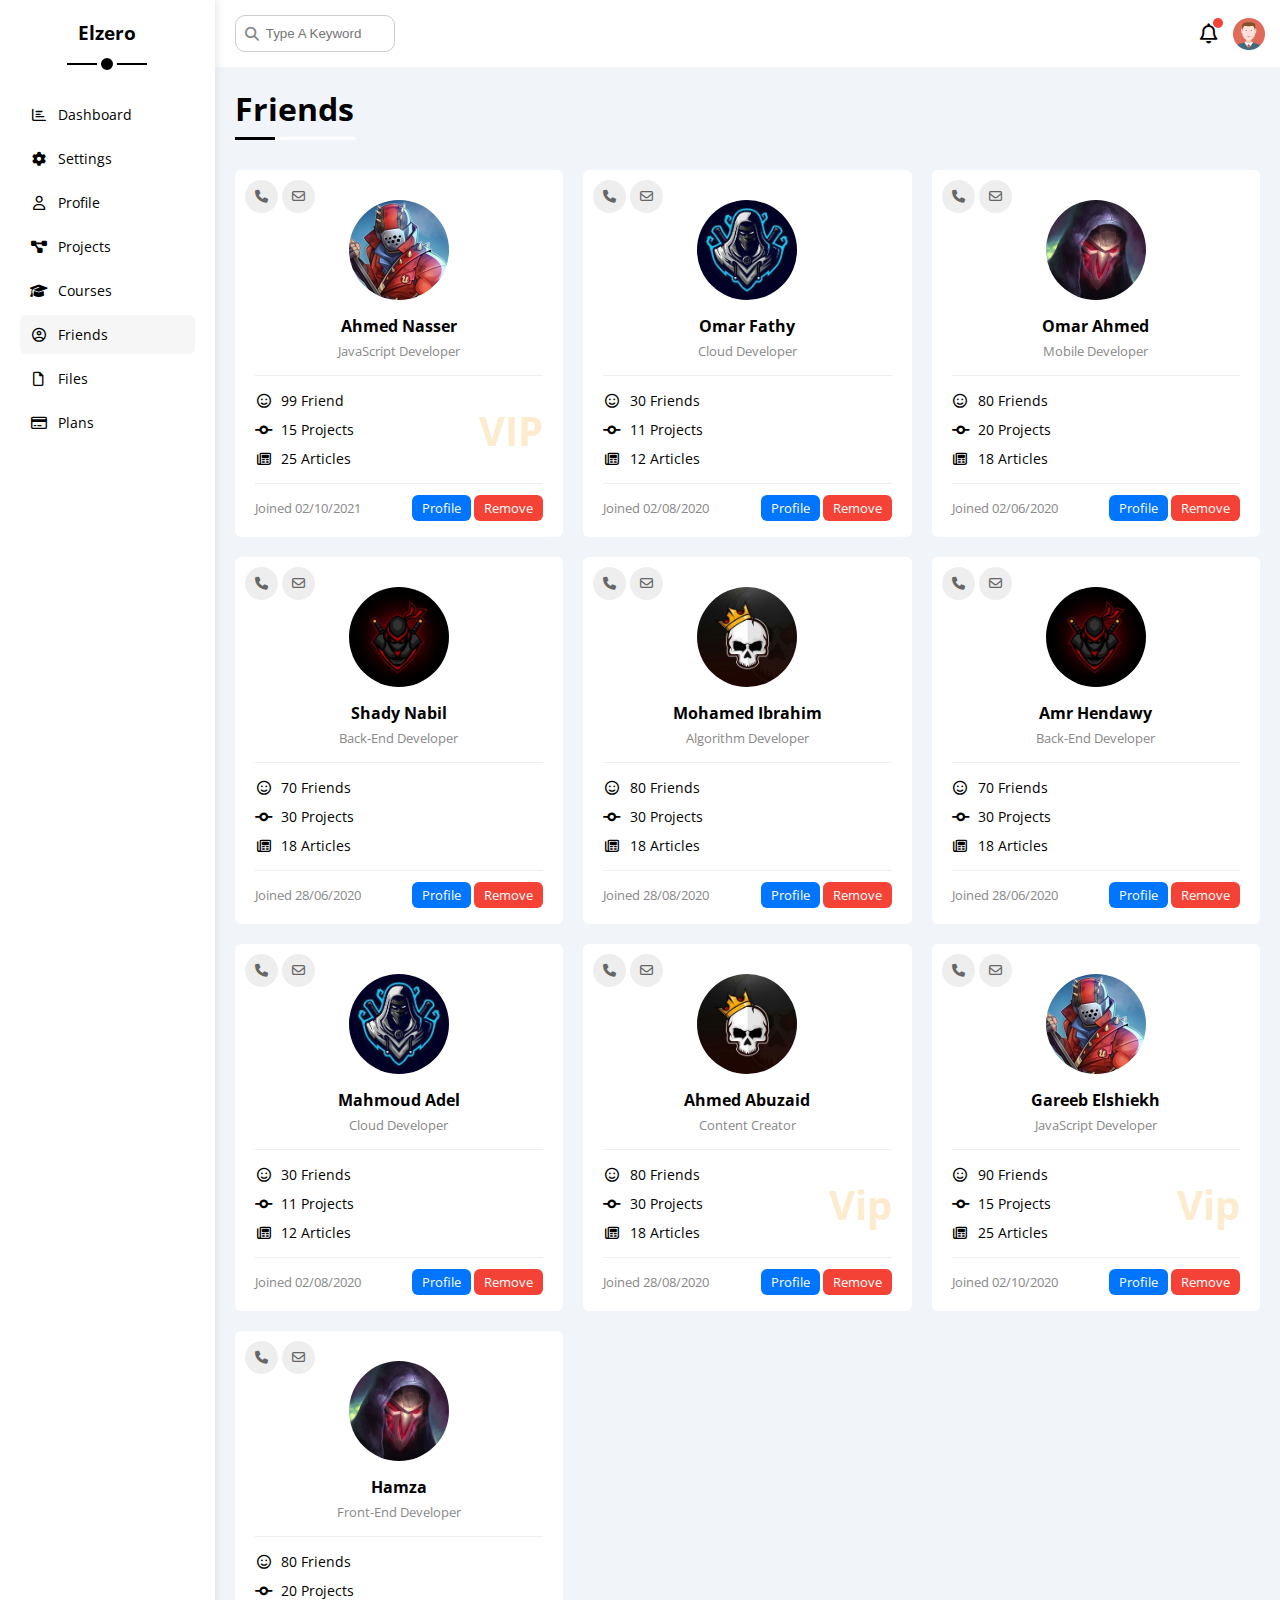
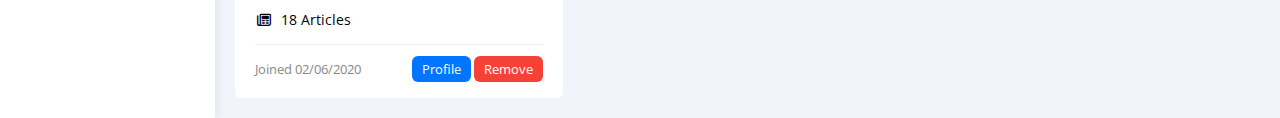
<file: friends.html>
<!DOCTYPE html>
<html lang="en">
  <head>
    <meta charset="UTF-8" />
    <meta http-equiv="X-UA-Compatible" content="IE=edge" />
    <meta name="viewport" content="width=device-width, initial-scale=1.0" />
    <title>Friends</title>
    <link rel="stylesheet" href="css/all.min.css" />
    <link rel="stylesheet" href="css/framework.css" />
    <link rel="stylesheet" href="css/master.css" />
    <link rel="preconnect" href="https://fonts.googleapis.com" />
    <link rel="preconnect" href="https://fonts.gstatic.com" crossorigin />
    <link href="https://fonts.googleapis.com/css2?family=Open+Sans:wght@300;500&display=swap" rel="stylesheet" />
  </head>
  <body>
    <div class="page d-flex">
      <div class="sidebar bg-white p-20 p-relative">
        <h3 class="p-relative txt-c mt-0">Elzero</h3>
        <ul>
          <li>
            <a class="d-flex align-center fs-14 c-black rad-6 p-10" href="index.html">
              <i class="fa-regular fa-chart-bar fa-fw"></i>
              <span>Dashboard</span>
            </a>
          </li>
          <li>
            <a class="d-flex align-center fs-14 c-black rad-6 p-10" href="settings.html">
              <i class="fa-solid fa-gear fa-fw"></i>
              <span>Settings</span>
            </a>
          </li>
          <li>
            <a class="d-flex align-center fs-14 c-black rad-6 p-10" href="profile.html">
              <i class="fa-regular fa-user fa-fw"></i>
              <span>Profile</span>
            </a>
          </li>
          <li>
            <a class="d-flex align-center fs-14 c-black rad-6 p-10" href="projects.html">
              <i class="fa-solid fa-diagram-project fa-fw"></i>
              <span>Projects</span>
            </a>
          </li>
          <li>
            <a class="d-flex align-center fs-14 c-black rad-6 p-10" href="courses.html">
              <i class="fa-solid fa-graduation-cap fa-fw"></i>
              <span>Courses</span>
            </a>
          </li>
          <li>
            <a class="active d-flex align-center fs-14 c-black rad-6 p-10" href="friends.html">
              <i class="fa-regular fa-circle-user fa-fw"></i>
              <span>Friends</span>
            </a>
          </li>
          <li>
            <a class="d-flex align-center fs-14 c-black rad-6 p-10" href="files.html">
              <i class="fa-regular fa-file fa-fw"></i>
              <span>Files</span>
            </a>
          </li>
          <li>
            <a class="d-flex align-center fs-14 c-black rad-6 p-10" href="plans.html">
              <i class="fa-regular fa-credit-card fa-fw"></i>
              <span>Plans</span>
            </a>
          </li>
        </ul>
      </div>
      <div class="content w-full">
        <!-- Start Head -->
        <div class="head bg-white p-15 between-flex">
          <div class="search p-relative">
            <input class="p-10" type="search" placeholder="Type A Keyword" />
          </div>
          <div class="icons d-flex align-center">
            <span class="notification p-relative">
              <i class="fa-regular fa-bell fa-lg"></i>
            </span>
            <img src="imgs/avatar.png" alt="" />
          </div>
        </div>
        <!-- End Head -->
        <h1 class="p-relative">Friends</h1>
        <div class="friends-page d-grid m-20 gap-20">
          <div class="friend bg-white rad-6 p-20 p-relative">
            <div class="contact">
              <i class="fa-solid fa-phone"></i>
              <i class="fa-regular fa-envelope"></i>
            </div>
            <div class="txt-c">
              <img class="rad-half mt-10 mb-10 w-100 h-100" src="imgs/friend-01.jpg" alt="" />
              <h4 class="m-0">Ahmed Nasser</h4>
              <p class="c-grey fs-13 mt-5 mb-0">JavaScript Developer</p>
            </div>
            <div class="icons fs-14 p-relative">
              <div class="mb-10">
                <i class="fa-regular fa-face-smile fa-fw"></i>
                <span>99 Friend</span>
              </div>
              <div class="mb-10">
                <i class="fa-solid fa-code-commit fa-fw"></i>
                <span>15 Projects</span>
              </div>
              <div>
                <i class="fa-regular fa-newspaper fa-fw"></i>
                <span>25 Articles</span>
              </div>
              <span class="vip fw-bold c-orange">VIP</span>
            </div>
            <div class="info between-flex fs-13">
              <span class="c-grey">Joined 02/10/2021</span>
              <div>
                <a class="bg-blue c-white btn-shape" href="profile.html">Profile</a>
                <a class="bg-red c-white btn-shape" href="#">Remove</a>
              </div>
            </div>
          </div>
          <div class="friend bg-white rad-6 p-20 p-relative">
            <div class="contact">
              <i class="fa-solid fa-phone"></i>
              <i class="fa-regular fa-envelope"></i>
            </div>
            <div class="txt-c">
              <img class="rad-half mt-10 mb-10 w-100 h-100" src="imgs/friend-02.jpg" alt="" />
              <h4 class="m-0">Omar Fathy</h4>
              <p class="c-grey fs-13 mt-5 mb-0">Cloud Developer</p>
            </div>
            <div class="icons fs-14 p-relative">
              <div class="mb-10">
                <i class="fa-regular fa-face-smile fa-fw"></i>
                <span>30 Friends</span>
              </div>
              <div class="mb-10">
                <i class="fa-solid fa-code-commit fa-fw"></i>
                <span>11 Projects</span>
              </div>
              <div>
                <i class="fa-regular fa-newspaper fa-fw"></i>
                <span>12 Articles</span>
              </div>
            </div>
            <div class="info between-flex fs-13">
              <span class="c-grey">Joined 02/08/2020</span>
              <div>
                <a class="bg-blue c-white btn-shape" href="profile.html">Profile</a>
                <a class="bg-red c-white btn-shape" href="">Remove</a>
              </div>
            </div>
          </div>
          <div class="friend bg-white rad-6 p-20 p-relative">
            <div class="contact">
              <i class="fa-solid fa-phone"></i>
              <i class="fa-regular fa-envelope"></i>
            </div>
            <div class="txt-c">
              <img class="rad-half mt-10 mb-10 w-100 h-100" src="imgs/friend-03.jpg" alt="" />
              <h4 class="m-0">Omar Ahmed</h4>
              <p class="c-grey fs-13 mt-5 mb-0">Mobile Developer</p>
            </div>
            <div class="icons fs-14 p-relative">
              <div class="mb-10">
                <i class="fa-regular fa-face-smile fa-fw"></i>
                <span>80 Friends</span>
              </div>
              <div class="mb-10">
                <i class="fa-solid fa-code-commit fa-fw"></i>
                <span>20 Projects</span>
              </div>
              <div>
                <i class="fa-regular fa-newspaper fa-fw"></i>
                <span>18 Articles</span>
              </div>
            </div>
            <div class="info between-flex fs-13">
              <span class="c-grey">Joined 02/06/2020</span>
              <div>
                <a class="bg-blue c-white btn-shape" href="profile.html">Profile</a>
                <a class="bg-red c-white btn-shape" href="">Remove</a>
              </div>
            </div>
          </div>
          <div class="friend bg-white rad-6 p-20 p-relative">
            <div class="contact">
              <i class="fa-solid fa-phone"></i>
              <i class="fa-regular fa-envelope"></i>
            </div>
            <div class="txt-c">
              <img class="rad-half mt-10 mb-10 w-100 h-100" src="imgs/friend-04.jpg" alt="" />
              <h4 class="m-0">Shady Nabil</h4>
              <p class="c-grey fs-13 mt-5 mb-0">Back-End Developer</p>
            </div>
            <div class="icons fs-14 p-relative">
              <div class="mb-10">
                <i class="fa-regular fa-face-smile fa-fw"></i>
                <span>70 Friends</span>
              </div>
              <div class="mb-10">
                <i class="fa-solid fa-code-commit fa-fw"></i>
                <span>30 Projects</span>
              </div>
              <div>
                <i class="fa-regular fa-newspaper fa-fw"></i>
                <span>18 Articles</span>
              </div>
            </div>
            <div class="info between-flex fs-13">
              <span class="c-grey">Joined 28/06/2020</span>
              <div>
                <a class="bg-blue c-white btn-shape" href="profile.html">Profile</a>
                <a class="bg-red c-white btn-shape" href="">Remove</a>
              </div>
            </div>
          </div>
          <div class="friend bg-white rad-6 p-20 p-relative">
            <div class="contact">
              <i class="fa-solid fa-phone"></i>
              <i class="fa-regular fa-envelope"></i>
            </div>
            <div class="txt-c">
              <img class="rad-half mt-10 mb-10 w-100 h-100" src="imgs/friend-05.jpg" alt="" />
              <h4 class="m-0">Mohamed Ibrahim</h4>
              <p class="c-grey fs-13 mt-5 mb-0">Algorithm Developer</p>
            </div>
            <div class="icons fs-14 p-relative">
              <div class="mb-10">
                <i class="fa-regular fa-face-smile fa-fw"></i>
                <span>80 Friends</span>
              </div>
              <div class="mb-10">
                <i class="fa-solid fa-code-commit fa-fw"></i>
                <span>30 Projects</span>
              </div>
              <div>
                <i class="fa-regular fa-newspaper fa-fw"></i>
                <span>18 Articles</span>
              </div>
            </div>
            <div class="info between-flex fs-13">
              <span class="c-grey">Joined 28/08/2020</span>
              <div>
                <a class="bg-blue c-white btn-shape" href="profile.html">Profile</a>
                <a class="bg-red c-white btn-shape" href="">Remove</a>
              </div>
            </div>
          </div>
          <div class="friend bg-white rad-6 p-20 p-relative">
            <div class="contact">
              <i class="fa-solid fa-phone"></i>
              <i class="fa-regular fa-envelope"></i>
            </div>
            <div class="txt-c">
              <img class="rad-half mt-10 mb-10 w-100 h-100" src="imgs/friend-04.jpg" alt="" />
              <h4 class="m-0">Amr Hendawy</h4>
              <p class="c-grey fs-13 mt-5 mb-0">Back-End Developer</p>
            </div>
            <div class="icons fs-14 p-relative">
              <div class="mb-10">
                <i class="fa-regular fa-face-smile fa-fw"></i>
                <span>70 Friends</span>
              </div>
              <div class="mb-10">
                <i class="fa-solid fa-code-commit fa-fw"></i>
                <span>30 Projects</span>
              </div>
              <div>
                <i class="fa-regular fa-newspaper fa-fw"></i>
                <span>18 Articles</span>
              </div>
            </div>
            <div class="info between-flex fs-13">
              <span class="c-grey">Joined 28/06/2020</span>
              <div>
                <a class="bg-blue c-white btn-shape" href="profile.html">Profile</a>
                <a class="bg-red c-white btn-shape" href="">Remove</a>
              </div>
            </div>
          </div>
          <div class="friend bg-white rad-6 p-20 p-relative">
            <div class="contact">
              <i class="fa-solid fa-phone"></i>
              <i class="fa-regular fa-envelope"></i>
            </div>
            <div class="txt-c">
              <img class="rad-half mt-10 mb-10 w-100 h-100" src="imgs/friend-02.jpg" alt="" />
              <h4 class="m-0">Mahmoud Adel</h4>
              <p class="c-grey fs-13 mt-5 mb-0">Cloud Developer</p>
            </div>
            <div class="icons fs-14 p-relative">
              <div class="mb-10">
                <i class="fa-regular fa-face-smile fa-fw"></i>
                <span>30 Friends</span>
              </div>
              <div class="mb-10">
                <i class="fa-solid fa-code-commit fa-fw"></i>
                <span>11 Projects</span>
              </div>
              <div>
                <i class="fa-regular fa-newspaper fa-fw"></i>
                <span>12 Articles</span>
              </div>
            </div>
            <div class="info between-flex fs-13">
              <span class="c-grey">Joined 02/08/2020</span>
              <div>
                <a class="bg-blue c-white btn-shape" href="profile.html">Profile</a>
                <a class="bg-red c-white btn-shape" href="">Remove</a>
              </div>
            </div>
          </div>
          <div class="friend bg-white rad-6 p-20 p-relative">
            <div class="contact">
              <i class="fa-solid fa-phone"></i>
              <i class="fa-regular fa-envelope"></i>
            </div>
            <div class="txt-c">
              <img class="rad-half mt-10 mb-10 w-100 h-100" src="imgs/friend-05.jpg" alt="" />
              <h4 class="m-0">Ahmed Abuzaid</h4>
              <p class="c-grey fs-13 mt-5 mb-0">Content Creator</p>
            </div>
            <div class="icons fs-14 p-relative">
              <div class="mb-10">
                <i class="fa-regular fa-face-smile fa-fw"></i>
                <span>80 Friends</span>
              </div>
              <div class="mb-10">
                <i class="fa-solid fa-code-commit fa-fw"></i>
                <span>30 Projects</span>
              </div>
              <div>
                <i class="fa-regular fa-newspaper fa-fw"></i>
                <span>18 Articles</span>
              </div>
              <span class="vip fw-bold c-orange">Vip</span>
            </div>
            <div class="info between-flex fs-13">
              <span class="c-grey">Joined 28/08/2020</span>
              <div>
                <a class="bg-blue c-white btn-shape" href="profile.html">Profile</a>
                <a class="bg-red c-white btn-shape" href="">Remove</a>
              </div>
            </div>
          </div>
          <div class="friend bg-white rad-6 p-20 p-relative">
            <div class="contact">
              <i class="fa-solid fa-phone"></i>
              <i class="fa-regular fa-envelope"></i>
            </div>
            <div class="txt-c">
              <img class="rad-half mt-10 mb-10 w-100 h-100" src="imgs/friend-01.jpg" alt="" />
              <h4 class="m-0">Gareeb Elshiekh</h4>
              <p class="c-grey fs-13 mt-5 mb-0">JavaScript Developer</p>
            </div>
            <div class="icons fs-14 p-relative">
              <div class="mb-10">
                <i class="fa-regular fa-face-smile fa-fw"></i>
                <span>90 Friends</span>
              </div>
              <div class="mb-10">
                <i class="fa-solid fa-code-commit fa-fw"></i>
                <span>15 Projects</span>
              </div>
              <div>
                <i class="fa-regular fa-newspaper fa-fw"></i>
                <span>25 Articles</span>
              </div>
              <span class="vip fw-bold c-orange">Vip</span>
            </div>
            <div class="info between-flex fs-13">
              <span class="c-grey">Joined 02/10/2020</span>
              <div>
                <a class="bg-blue c-white btn-shape" href="profile.html">Profile</a>
                <a class="bg-red c-white btn-shape" href="">Remove</a>
              </div>
            </div>
          </div>
          <div class="friend bg-white rad-6 p-20 p-relative">
            <div class="contact">
              <i class="fa-solid fa-phone"></i>
              <i class="fa-regular fa-envelope"></i>
            </div>
            <div class="txt-c">
              <img class="rad-half mt-10 mb-10 w-100 h-100" src="imgs/friend-03.jpg" alt="" />
              <h4 class="m-0">Hamza</h4>
              <p class="c-grey fs-13 mt-5 mb-0">Front-End Developer</p>
            </div>
            <div class="icons fs-14 p-relative">
              <div class="mb-10">
                <i class="fa-regular fa-face-smile fa-fw"></i>
                <span>80 Friends</span>
              </div>
              <div class="mb-10">
                <i class="fa-solid fa-code-commit fa-fw"></i>
                <span>20 Projects</span>
              </div>
              <div>
                <i class="fa-regular fa-newspaper fa-fw"></i>
                <span>18 Articles</span>
              </div>
            </div>
            <div class="info between-flex fs-13">
              <span class="c-grey">Joined 02/06/2020</span>
              <div>
                <a class="bg-blue c-white btn-shape" href="profile.html">Profile</a>
                <a class="bg-red c-white btn-shape" href="">Remove</a>
              </div>
            </div>
          </div>
        </div>
      </div>
    </div>
  </body>
</html>
</file>
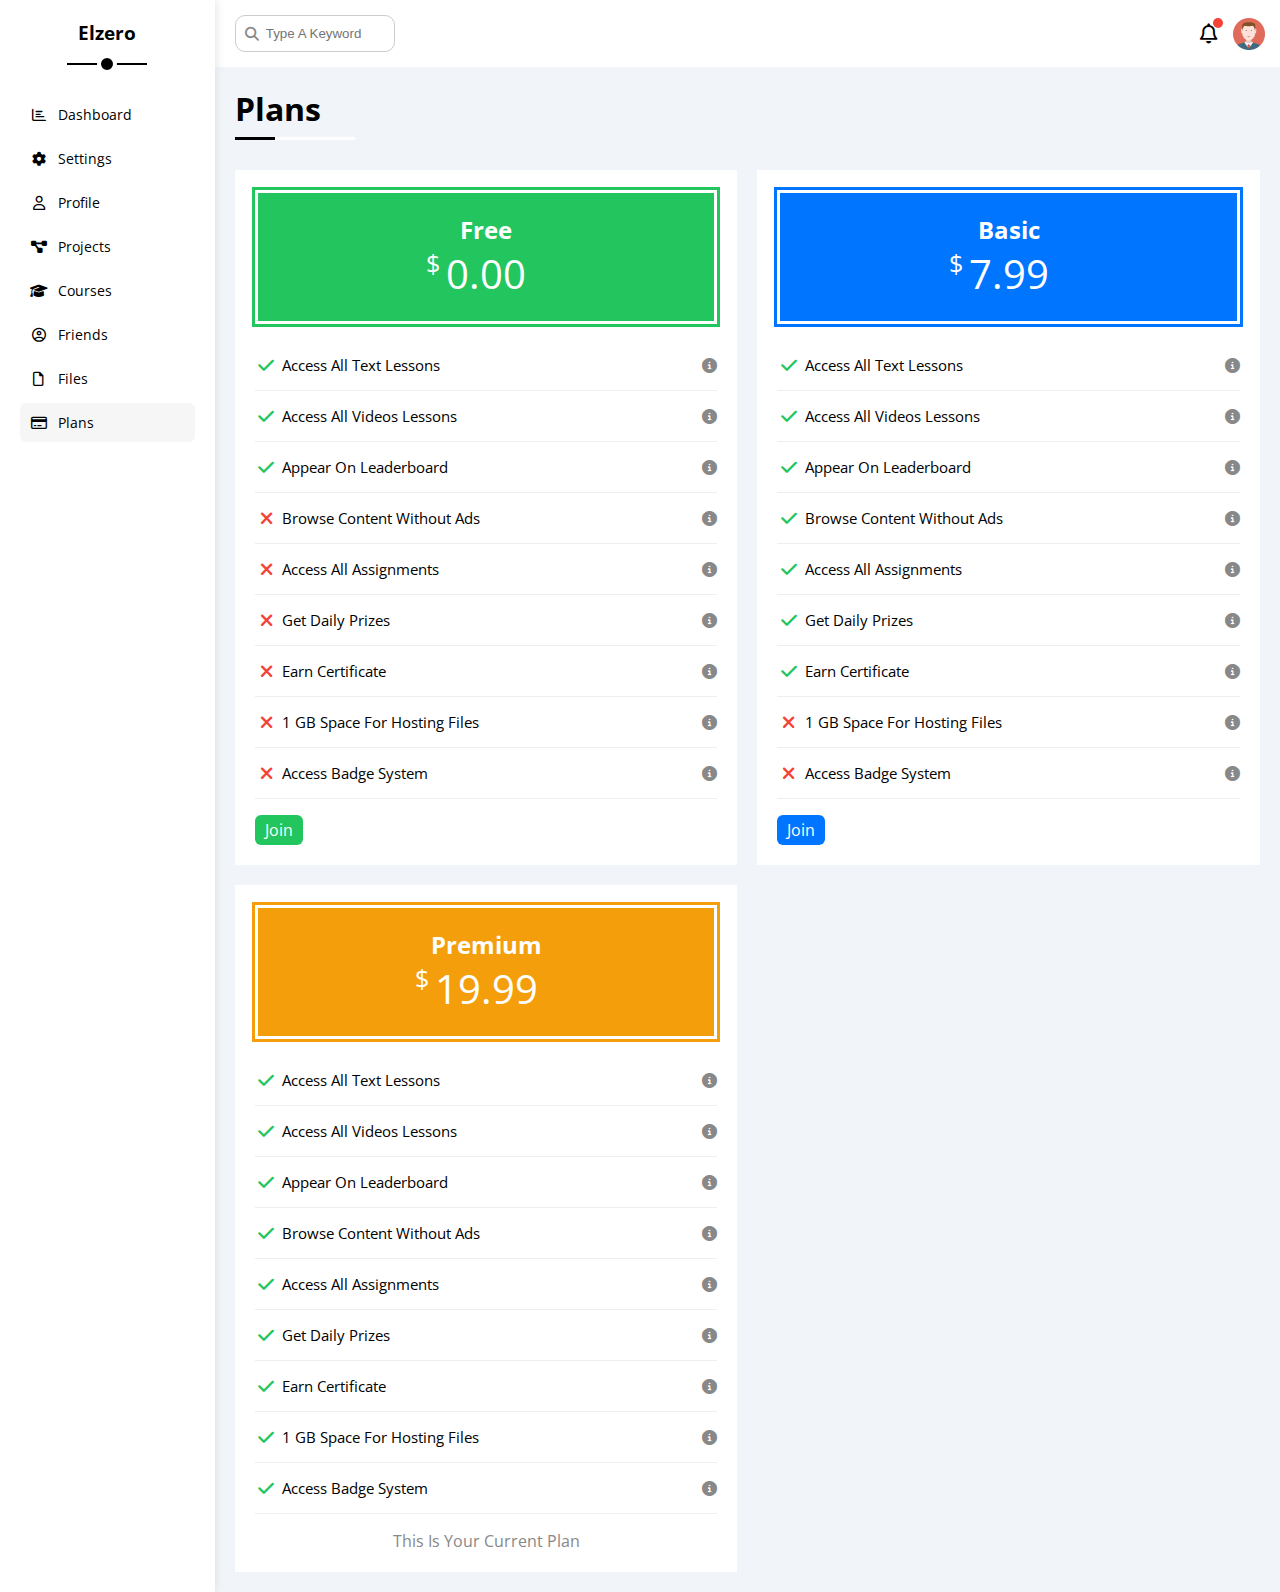
<file: plans.html>
<!DOCTYPE html>
<html lang="en">
  <head>
    <meta charset="UTF-8" />
    <meta http-equiv="X-UA-Compatible" content="IE=edge" />
    <meta name="viewport" content="width=device-width, initial-scale=1.0" />
    <title>Plans</title>
    <link rel="stylesheet" href="css/all.min.css" />
    <link rel="stylesheet" href="css/framework.css" />
    <link rel="stylesheet" href="css/master.css" />
    <link rel="preconnect" href="https://fonts.googleapis.com" />
    <link rel="preconnect" href="https://fonts.gstatic.com" crossorigin />
    <link href="https://fonts.googleapis.com/css2?family=Open+Sans:wght@300;500&display=swap" rel="stylesheet" />
  </head>
  <body>
    <div class="page d-flex">
      <div class="sidebar bg-white p-20 p-relative">
        <h3 class="p-relative txt-c mt-0">Elzero</h3>
        <ul>
          <li>
            <a class="d-flex align-center fs-14 c-black rad-6 p-10" href="index.html">
              <i class="fa-regular fa-chart-bar fa-fw"></i>
              <span>Dashboard</span>
            </a>
          </li>
          <li>
            <a class="d-flex align-center fs-14 c-black rad-6 p-10" href="settings.html">
              <i class="fa-solid fa-gear fa-fw"></i>
              <span>Settings</span>
            </a>
          </li>
          <li>
            <a class="d-flex align-center fs-14 c-black rad-6 p-10" href="profile.html">
              <i class="fa-regular fa-user fa-fw"></i>
              <span>Profile</span>
            </a>
          </li>
          <li>
            <a class="d-flex align-center fs-14 c-black rad-6 p-10" href="projects.html">
              <i class="fa-solid fa-diagram-project fa-fw"></i>
              <span>Projects</span>
            </a>
          </li>
          <li>
            <a class="d-flex align-center fs-14 c-black rad-6 p-10" href="courses.html">
              <i class="fa-solid fa-graduation-cap fa-fw"></i>
              <span>Courses</span>
            </a>
          </li>
          <li>
            <a class="d-flex align-center fs-14 c-black rad-6 p-10" href="friends.html">
              <i class="fa-regular fa-circle-user fa-fw"></i>
              <span>Friends</span>
            </a>
          </li>
          <li>
            <a class="d-flex align-center fs-14 c-black rad-6 p-10" href="files.html">
              <i class="fa-regular fa-file fa-fw"></i>
              <span>Files</span>
            </a>
          </li>
          <li>
            <a class="active d-flex align-center fs-14 c-black rad-6 p-10" href="plans.html">
              <i class="fa-regular fa-credit-card fa-fw"></i>
              <span>Plans</span>
            </a>
          </li>
        </ul>
      </div>
      <div class="content w-full">
        <!-- Start Head -->
        <div class="head bg-white p-15 between-flex">
          <div class="search p-relative">
            <input class="p-10" type="search" placeholder="Type A Keyword" />
          </div>
          <div class="icons d-flex align-center">
            <span class="notification p-relative">
              <i class="fa-regular fa-bell fa-lg"></i>
            </span>
            <img src="imgs/avatar.png" alt="" />
          </div>
        </div>
        <!-- End Head -->
        <h1 class="p-relative">Plans</h1>
        <div class="plans-page d-grid m-20 gap-20">
          <div class="plan green bg-white p-20">
            <div class="top bg-green txt-c p-20">
              <h2 class="m-0 c-white">Free</h2>
              <div class="price c-white"><span>$</span>0.00</div>
            </div>
            <ul>
              <li>
                <i class="fa-solid fa-check fa-fw yes"></i>
                <span>Access All Text Lessons</span>
                <i class="fa-solid fa-circle-info help"></i>
              </li>
              <li>
                <i class="fa-solid fa-check fa-fw yes"></i>
                <span>Access All Videos Lessons</span>
                <i class="fa-solid fa-circle-info help"></i>
              </li>
              <li>
                <i class="fa-solid fa-check fa-fw yes"></i>
                <span>Appear On Leaderboard</span>
                <i class="fa-solid fa-circle-info help"></i>
              </li>
              <li>
                <i class="fa-solid fa-xmark fa-fw"></i>
                <span>Browse Content Without Ads</span>
                <i class="fa-solid fa-circle-info help"></i>
              </li>
              <li>
                <i class="fa-solid fa-xmark fa-fw"></i>
                <span>Access All Assignments</span>
                <i class="fa-solid fa-circle-info help"></i>
              </li>
              <li>
                <i class="fa-solid fa-xmark fa-fw"></i>
                <span>Get Daily Prizes</span>
                <i class="fa-solid fa-circle-info help"></i>
              </li>
              <li>
                <i class="fa-solid fa-xmark fa-fw"></i>
                <span>Earn Certificate</span>
                <i class="fa-solid fa-circle-info help"></i>
              </li>
              <li>
                <i class="fa-solid fa-xmark fa-fw"></i>
                <span>1 GB Space For Hosting Files</span>
                <i class="fa-solid fa-circle-info help"></i>
              </li>
              <li>
                <i class="fa-solid fa-xmark fa-fw"></i>
                <span>Access Badge System</span>
                <i class="fa-solid fa-circle-info help"></i>
              </li>
            </ul>
            <a href="#" class="btn-shape bg-green c-white d-block w-fit">Join</a>
          </div>
          <!-- Start Plan -->
          <div class="plan blue bg-white p-20">
            <div class="top bg-blue txt-c p-20">
              <h2 class="m-0 c-white">Basic</h2>
              <div class="price c-white"><span>$</span>7.99</div>
            </div>
            <ul class="list-none p-0">
              <li>
                <i class="fa-solid fa-check fa-fw yes"></i>
                <span>Access All Text Lessons</span>
                <i class="fa-solid fa-circle-info help"></i>
              </li>
              <li>
                <i class="fa-solid fa-check fa-fw yes"></i>
                <span>Access All Videos Lessons</span>
                <i class="fa-solid fa-circle-info help"></i>
              </li>
              <li>
                <i class="fa-solid fa-check fa-fw yes"></i>
                <span>Appear On Leaderboard</span>
                <i class="fa-solid fa-circle-info help"></i>
              </li>
              <li>
                <i class="fa-solid fa-check fa-fw yes"></i>
                <span>Browse Content Without Ads</span>
                <i class="fa-solid fa-circle-info help"></i>
              </li>
              <li>
                <i class="fa-solid fa-check fa-fw yes"></i>
                <span>Access All Assignments</span>
                <i class="fa-solid fa-circle-info help"></i>
              </li>
              <li>
                <i class="fa-solid fa-check fa-fw yes"></i>
                <span>Get Daily Prizes</span>
                <i class="fa-solid fa-circle-info help"></i>
              </li>
              <li>
                <i class="fa-solid fa-check fa-fw yes"></i>
                <span>Earn Certificate</span>
                <i class="fa-solid fa-circle-info help"></i>
              </li>
              <li>
                <i class="fa-solid fa-xmark fa-fw"></i>
                <span>1 GB Space For Hosting Files</span>
                <i class="fa-solid fa-circle-info help"></i>
              </li>
              <li>
                <i class="fa-solid fa-xmark fa-fw"></i>
                <span>Access Badge System</span>
                <i class="fa-solid fa-circle-info help"></i>
              </li>
            </ul>
            <a href="#" class="btn-shape bg-blue c-white d-block w-fit">Join</a>
          </div>
          <!-- End Plan -->
          <!-- Start Plan -->
          <div class="plan orange bg-white p-20">
            <div class="top bg-orange txt-c p-20">
              <h2 class="m-0 c-white">Premium</h2>
              <div class="price c-white"><span>$</span>19.99</div>
            </div>
            <ul class="list-none p-0">
              <li>
                <i class="fa-solid fa-check fa-fw yes"></i>
                <span>Access All Text Lessons</span>
                <i class="fa-solid fa-circle-info help"></i>
              </li>
              <li>
                <i class="fa-solid fa-check fa-fw yes"></i>
                <span>Access All Videos Lessons</span>
                <i class="fa-solid fa-circle-info help"></i>
              </li>
              <li>
                <i class="fa-solid fa-check fa-fw yes"></i>
                <span>Appear On Leaderboard</span>
                <i class="fa-solid fa-circle-info help"></i>
              </li>
              <li>
                <i class="fa-solid fa-check fa-fw yes"></i>
                <span>Browse Content Without Ads</span>
                <i class="fa-solid fa-circle-info help"></i>
              </li>
              <li>
                <i class="fa-solid fa-check fa-fw yes"></i>
                <span>Access All Assignments</span>
                <i class="fa-solid fa-circle-info help"></i>
              </li>
              <li>
                <i class="fa-solid fa-check fa-fw yes"></i>
                <span>Get Daily Prizes</span>
                <i class="fa-solid fa-circle-info help"></i>
              </li>
              <li>
                <i class="fa-solid fa-check fa-fw yes"></i>
                <span>Earn Certificate</span>
                <i class="fa-solid fa-circle-info help"></i>
              </li>
              <li>
                <i class="fa-solid fa-check fa-fw yes"></i>
                <span>1 GB Space For Hosting Files</span>
                <i class="fa-solid fa-circle-info help"></i>
              </li>
              <li>
                <i class="fa-solid fa-check fa-fw yes"></i>
                <span>Access Badge System</span>
                <i class="fa-solid fa-circle-info help"></i>
              </li>
            </ul>
            <p class="c-grey m-0 txt-c">This Is Your Current Plan</p>
          </div>
          <!-- End Plan -->
        </div>
      </div>
    </div>
  </body>
</html>
</file>
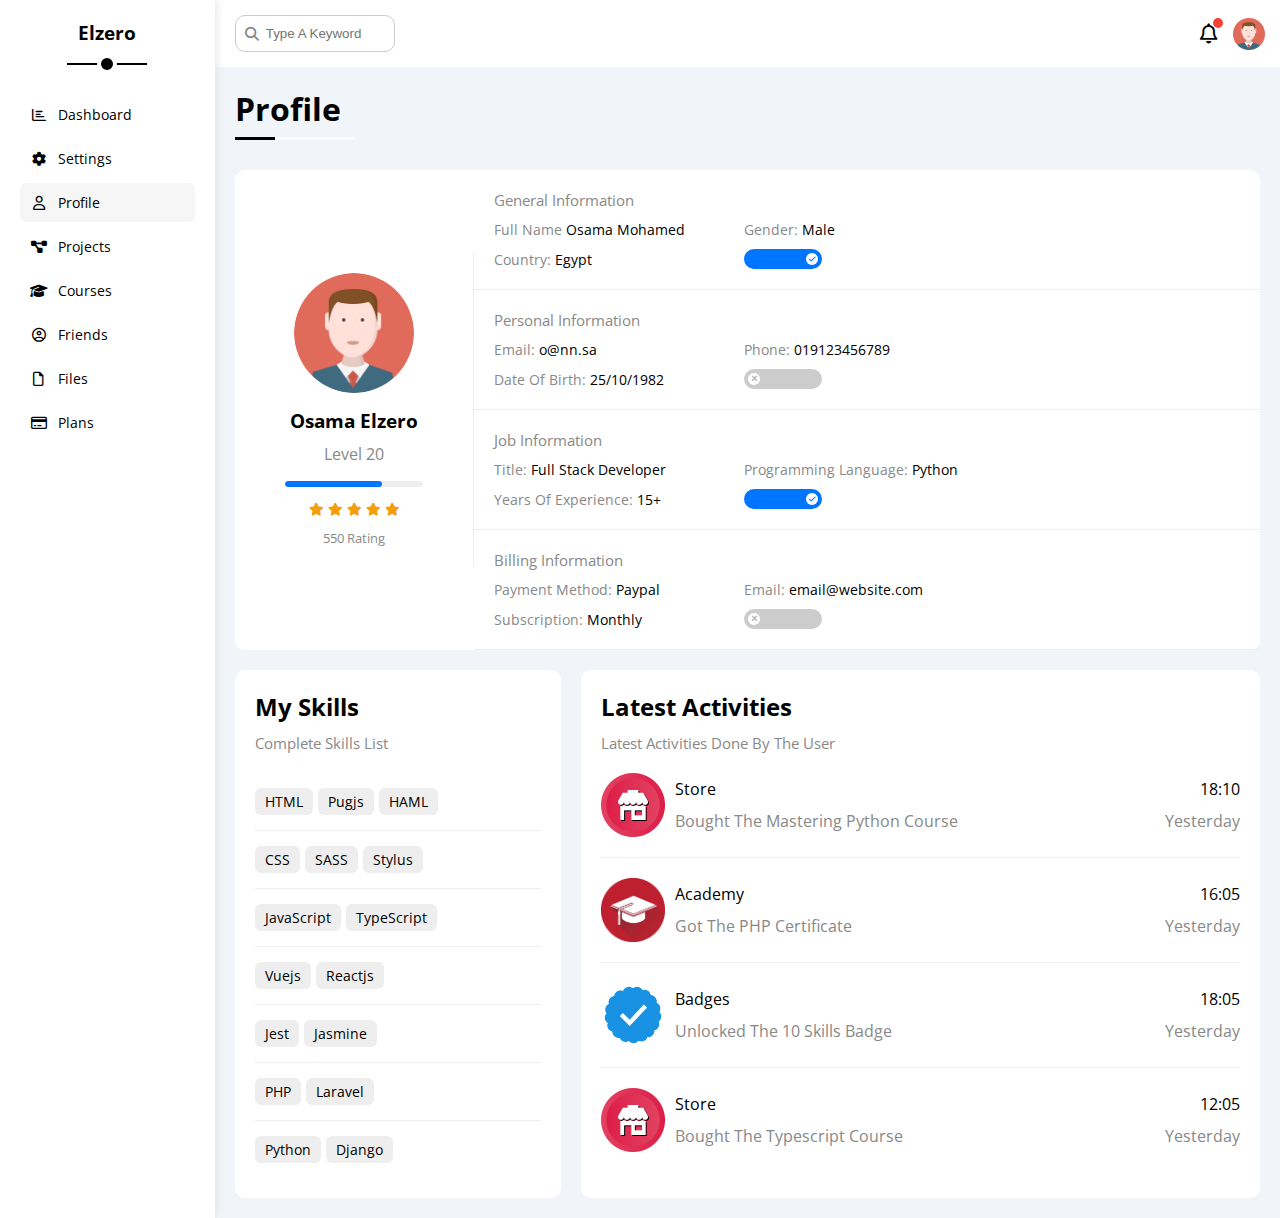
<file: profile.html>
<!DOCTYPE html>
<html lang="en">
  <head>
    <meta charset="UTF-8" />
    <meta http-equiv="X-UA-Compatible" content="IE=edge" />
    <meta name="viewport" content="width=device-width, initial-scale=1.0" />
    <title>Profile</title>
    <link rel="stylesheet" href="css/all.min.css" />
    <link rel="stylesheet" href="css/framework.css" />
    <link rel="stylesheet" href="css/master.css" />
    <link rel="preconnect" href="https://fonts.googleapis.com" />
    <link rel="preconnect" href="https://fonts.gstatic.com" crossorigin />
    <link href="https://fonts.googleapis.com/css2?family=Open+Sans:wght@300;500&display=swap" rel="stylesheet" />
  </head>
  <body>
    <div class="page d-flex">
      <div class="sidebar bg-white p-20 p-relative">
        <h3 class="p-relative txt-c mt-0">Elzero</h3>
        <ul>
          <li>
            <a class="d-flex align-center fs-14 c-black rad-6 p-10" href="index.html">
              <i class="fa-regular fa-chart-bar fa-fw"></i>
              <span>Dashboard</span>
            </a>
          </li>
          <li>
            <a class="d-flex align-center fs-14 c-black rad-6 p-10" href="settings.html">
              <i class="fa-solid fa-gear fa-fw"></i>
              <span>Settings</span>
            </a>
          </li>
          <li>
            <a class="active d-flex align-center fs-14 c-black rad-6 p-10" href="profile.html">
              <i class="fa-regular fa-user fa-fw"></i>
              <span>Profile</span>
            </a>
          </li>
          <li>
            <a class="d-flex align-center fs-14 c-black rad-6 p-10" href="projects.html">
              <i class="fa-solid fa-diagram-project fa-fw"></i>
              <span>Projects</span>
            </a>
          </li>
          <li>
            <a class="d-flex align-center fs-14 c-black rad-6 p-10" href="courses.html">
              <i class="fa-solid fa-graduation-cap fa-fw"></i>
              <span>Courses</span>
            </a>
          </li>
          <li>
            <a class="d-flex align-center fs-14 c-black rad-6 p-10" href="friends.html">
              <i class="fa-regular fa-circle-user fa-fw"></i>
              <span>Friends</span>
            </a>
          </li>
          <li>
            <a class="d-flex align-center fs-14 c-black rad-6 p-10" href="files.html">
              <i class="fa-regular fa-file fa-fw"></i>
              <span>Files</span>
            </a>
          </li>
          <li>
            <a class="d-flex align-center fs-14 c-black rad-6 p-10" href="plans.html">
              <i class="fa-regular fa-credit-card fa-fw"></i>
              <span>Plans</span>
            </a>
          </li>
        </ul>
      </div>
      <div class="content w-full">
        <!-- Start Head -->
        <div class="head bg-white p-15 between-flex">
          <div class="search p-relative">
            <input class="p-10" type="search" placeholder="Type A Keyword" />
          </div>
          <div class="icons d-flex align-center">
            <span class="notification p-relative">
              <i class="fa-regular fa-bell fa-lg"></i>
            </span>
            <img src="imgs/avatar.png" alt="" />
          </div>
        </div>
        <!-- End Head -->
        <h1 class="p-relative">Profile</h1>
        <div class="profile-page m-20">
          <!-- Start Overview -->
          <div class="overview bg-white rad-10 d-flex align-center">
            <div class="avatar-box txt-c p-20">
              <img class="rad-half mb-10" src="imgs/avatar.png" alt="" />
              <h3 class="m-0">Osama Elzero</h3>
              <p class="c-grey mt-10">Level 20</p>
              <div class="level rad-6 bg-eee p-relative">
                <span style="width: 70%"></span>
              </div>
              <div class="rating mt-10 mb-10">
                <i class="fa-solid fa-star c-orange fs-13"></i>
                <i class="fa-solid fa-star c-orange fs-13"></i>
                <i class="fa-solid fa-star c-orange fs-13"></i>
                <i class="fa-solid fa-star c-orange fs-13"></i>
                <i class="fa-solid fa-star c-orange fs-13"></i>
              </div>
              <p class="c-grey m-0 fs-13">550 Rating</p>
            </div>
            <div class="info-box w-full txt-c-mobile">
              <!-- Start Information Row -->
              <div class="box p-20 d-flex align-center">
                <h4 class="c-grey fs-15 m-0 w-full">General Information</h4>
                <div class="fs-14">
                  <span class="c-grey">Full Name</span>
                  <span>Osama Mohamed</span>
                </div>
                <div class="fs-14">
                  <span class="c-grey">Gender:</span>
                  <span>Male</span>
                </div>
                <div class="fs-14">
                  <span class="c-grey">Country:</span>
                  <span>Egypt</span>
                </div>
                <div class="fs-14">
                  <label>
                    <input class="toggle-checkbox" type="checkbox" checked />
                    <div class="toggle-switch"></div>
                  </label>
                </div>
              </div>
              <!-- End Information Row -->
              <!-- Start Information Row -->
              <div class="box p-20 d-flex align-center">
                <h4 class="c-grey w-full fs-15 m-0">Personal Information</h4>
                <div class="fs-14">
                  <span class="c-grey">Email:</span>
                  <span>o@nn.sa</span>
                </div>
                <div class="fs-14">
                  <span class="c-grey">Phone:</span>
                  <span>019123456789</span>
                </div>
                <div class="fs-14">
                  <span class="c-grey">Date Of Birth:</span>
                  <span>25/10/1982</span>
                </div>
                <div class="fs-14">
                  <label>
                    <input class="toggle-checkbox" type="checkbox" />
                    <div class="toggle-switch"></div>
                  </label>
                </div>
              </div>
              <!-- End Information Row -->
              <!-- Start Information Row -->
              <div class="box p-20 d-flex align-center">
                <h4 class="c-grey w-full fs-15 m-0">Job Information</h4>
                <div class="fs-14">
                  <span class="c-grey">Title:</span>
                  <span>Full Stack Developer</span>
                </div>
                <div class="fs-14">
                  <span class="c-grey">Programming Language:</span>
                  <span>Python</span>
                </div>
                <div class="fs-14">
                  <span class="c-grey">Years Of Experience:</span>
                  <span>15+</span>
                </div>
                <div class="fs-14">
                  <label>
                    <input class="toggle-checkbox" type="checkbox" checked />
                    <div class="toggle-switch"></div>
                  </label>
                </div>
              </div>
              <!-- End Information Row -->
              <!-- Start Information Row -->
              <div class="box p-20 d-flex align-center">
                <h4 class="c-grey w-full fs-15 m-0">Billing Information</h4>
                <div class="fs-14">
                  <span class="c-grey">Payment Method:</span>
                  <span>Paypal</span>
                </div>
                <div class="fs-14">
                  <span class="c-grey">Email:</span>
                  <span>email@website.com</span>
                </div>
                <div class="fs-14">
                  <span class="c-grey">Subscription:</span>
                  <span>Monthly</span>
                </div>
                <div class="fs-14">
                  <label>
                    <input class="toggle-checkbox" type="checkbox" />
                    <div class="toggle-switch"></div>
                  </label>
                </div>
              </div>
              <!-- End Information Row -->
            </div>
          </div>
          <!-- End Overview -->
          <!-- Start Other Data -->
          <div class="other-data d-flex gap-20">
            <div class="skills-card p-20 bg-white rad-10 mt-20">
              <h2 class="mt-0 mb-10">My Skills</h2>
              <p class="mt-0 mb-20 c-grey fs-15">Complete Skills List</p>
              <ul class="m-0 txt-c-mobile">
                <li><span>HTML</span><span>Pugjs</span><span>HAML</span></li>
                <li><span>CSS</span><span>SASS</span><span>Stylus</span></li>
                <li><span>JavaScript</span><span>TypeScript</span></li>
                <li><span>Vuejs</span><span>Reactjs</span></li>
                <li><span>Jest</span><span>Jasmine</span></li>
                <li><span>PHP</span><span>Laravel</span></li>
                <li><span>Python</span><span>Django</span></li>
              </ul>
            </div>
            <div class="activities p-20 bg-white rad-10 mt-20">
              <h2 class="mt-0 mb-10">Latest Activities</h2>
              <p class="mt-0 mb-20 c-grey fs-15">Latest Activities Done By The User</p>
              <div class="activity d-flex align-center txt-c-mobile">
                <img src="imgs/activity-01.png" alt="" />
                <div class="info">
                  <span class="d-block mb-10">Store</span>
                  <span class="c-grey">Bought The Mastering Python Course</span>
                </div>
                <div class="date">
                  <span class="d-block mb-10">18:10</span>
                  <span class="c-grey">Yesterday</span>
                </div>
              </div>
              <div class="activity d-flex align-center txt-c-mobile">
                <img src="imgs/activity-02.png" alt="" />
                <div class="info">
                  <span class="d-block mb-10">Academy</span>
                  <span class="c-grey">Got The PHP Certificate</span>
                </div>
                <div class="date">
                  <span class="d-block mb-10">16:05</span>
                  <span class="c-grey">Yesterday</span>
                </div>
              </div>
              <div class="activity d-flex align-center txt-c-mobile">
                <img src="imgs/activity-03.png" alt="" />
                <div class="info">
                  <span class="d-block mb-10">Badges</span>
                  <span class="c-grey">Unlocked The 10 Skills Badge</span>
                </div>
                <div class="date">
                  <span class="d-block mb-10">18:05</span>
                  <span class="c-grey">Yesterday</span>
                </div>
              </div>
              <div class="activity d-flex align-center txt-c-mobile">
                <img src="imgs/activity-01.png" alt="" />
                <div class="info">
                  <span class="d-block mb-10">Store</span>
                  <span class="c-grey">Bought The Typescript Course</span>
                </div>
                <div class="date">
                  <span class="d-block mb-10">12:05</span>
                  <span class="c-grey">Yesterday</span>
                </div>
              </div>
            </div>
          </div>
          <!-- End Other Data -->
        </div>
      </div>
    </div>
  </body>
</html>
</file>
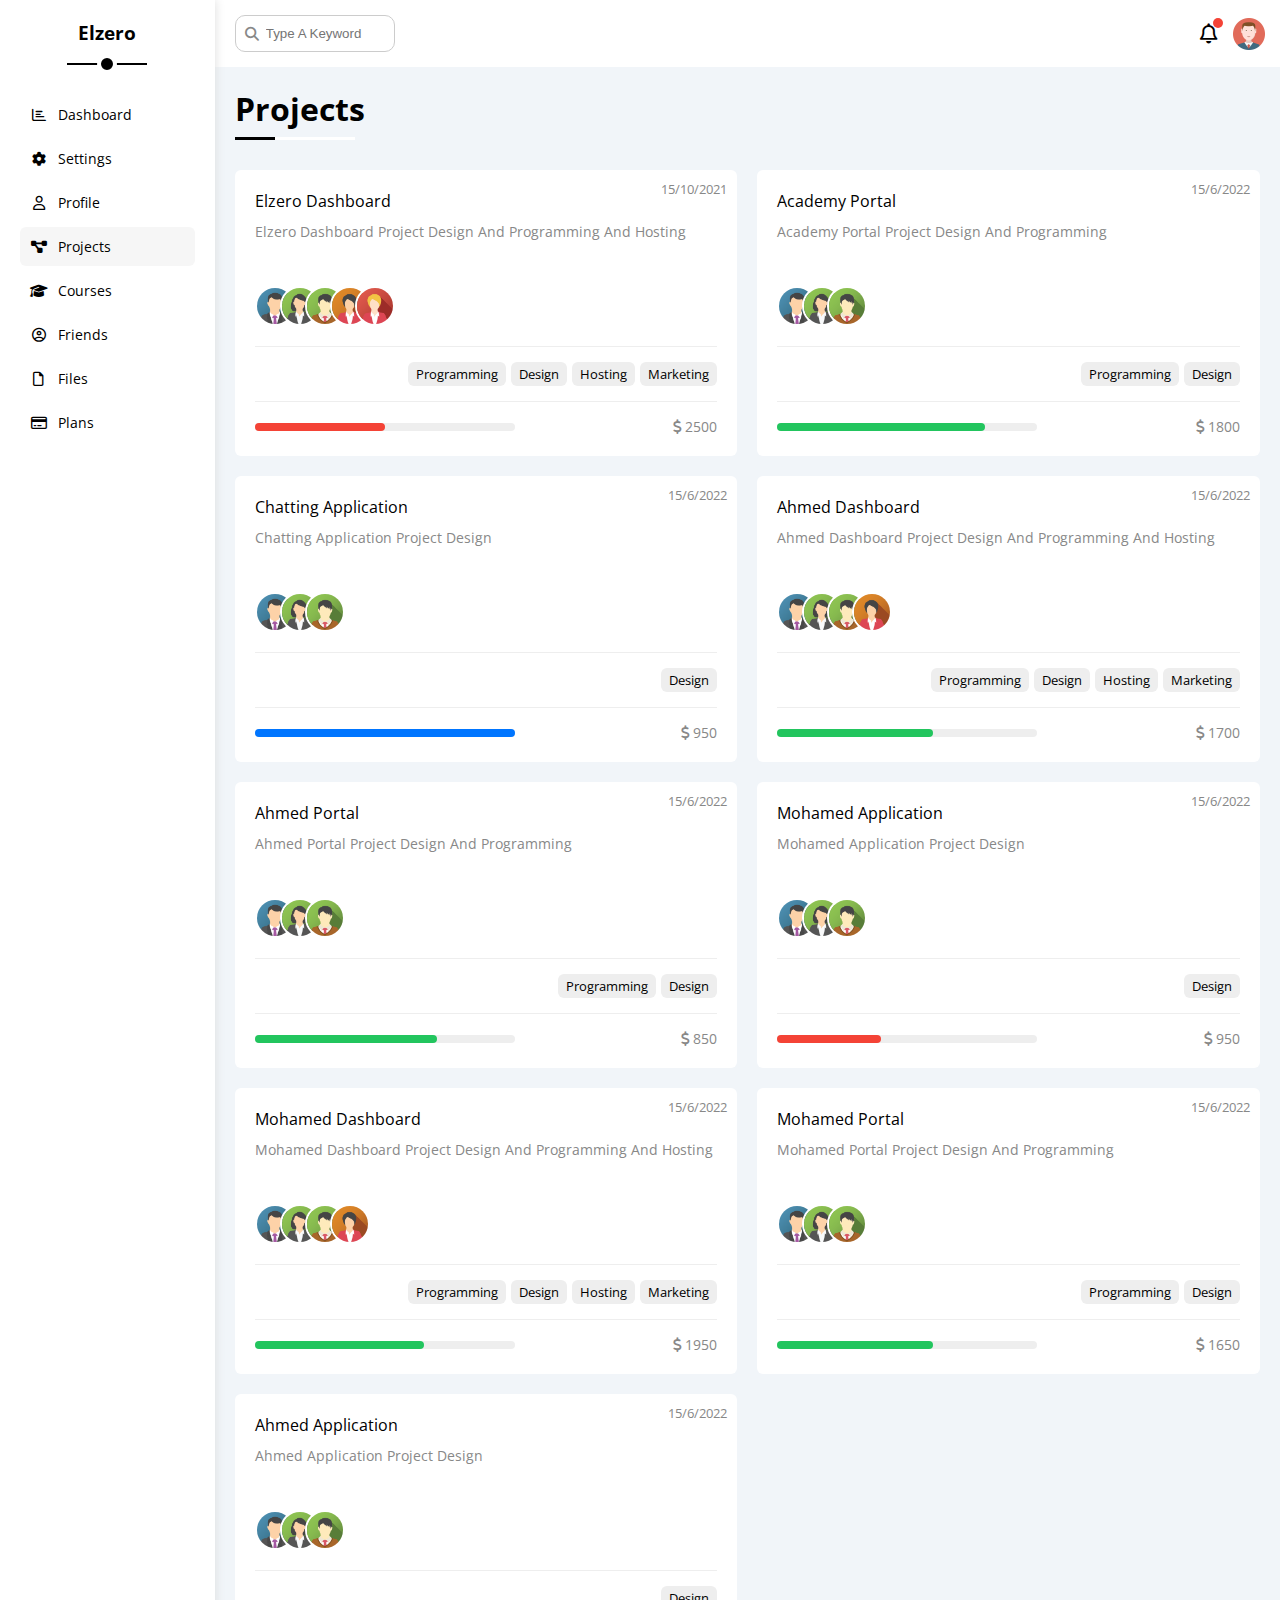
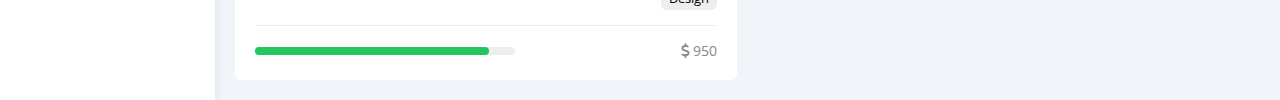
<file: Projects.html>
<!DOCTYPE html>
<html lang="en">
  <head>
    <meta charset="UTF-8" />
    <meta http-equiv="X-UA-Compatible" content="IE=edge" />
    <meta name="viewport" content="width=device-width, initial-scale=1.0" />
    <title>Projects</title>
    <link rel="stylesheet" href="css/all.min.css" />
    <link rel="stylesheet" href="css/framework.css" />
    <link rel="stylesheet" href="css/master.css" />
    <link rel="preconnect" href="https://fonts.googleapis.com" />
    <link rel="preconnect" href="https://fonts.gstatic.com" crossorigin />
    <link href="https://fonts.googleapis.com/css2?family=Open+Sans:wght@300;500&display=swap" rel="stylesheet" />
  </head>
  <body>
    <div class="page d-flex">
      <div class="sidebar bg-white p-20 p-relative">
        <h3 class="p-relative txt-c mt-0">Elzero</h3>
        <ul>
          <li>
            <a class="d-flex align-center fs-14 c-black rad-6 p-10" href="index.html">
              <i class="fa-regular fa-chart-bar fa-fw"></i>
              <span>Dashboard</span>
            </a>
          </li>
          <li>
            <a class="d-flex align-center fs-14 c-black rad-6 p-10" href="settings.html">
              <i class="fa-solid fa-gear fa-fw"></i>
              <span>Settings</span>
            </a>
          </li>
          <li>
            <a class="d-flex align-center fs-14 c-black rad-6 p-10" href="profile.html">
              <i class="fa-regular fa-user fa-fw"></i>
              <span>Profile</span>
            </a>
          </li>
          <li>
            <a class="active d-flex align-center fs-14 c-black rad-6 p-10" href="projects.html">
              <i class="fa-solid fa-diagram-project fa-fw"></i>
              <span>Projects</span>
            </a>
          </li>
          <li>
            <a class="d-flex align-center fs-14 c-black rad-6 p-10" href="courses.html">
              <i class="fa-solid fa-graduation-cap fa-fw"></i>
              <span>Courses</span>
            </a>
          </li>
          <li>
            <a class="d-flex align-center fs-14 c-black rad-6 p-10" href="friends.html">
              <i class="fa-regular fa-circle-user fa-fw"></i>
              <span>Friends</span>
            </a>
          </li>
          <li>
            <a class="d-flex align-center fs-14 c-black rad-6 p-10" href="files.html">
              <i class="fa-regular fa-file fa-fw"></i>
              <span>Files</span>
            </a>
          </li>
          <li>
            <a class="d-flex align-center fs-14 c-black rad-6 p-10" href="plans.html">
              <i class="fa-regular fa-credit-card fa-fw"></i>
              <span>Plans</span>
            </a>
          </li>
        </ul>
      </div>
      <div class="content w-full">
        <!-- Start Head -->
        <div class="head bg-white p-15 between-flex">
          <div class="search p-relative">
            <input class="p-10" type="search" placeholder="Type A Keyword" />
          </div>
          <div class="icons d-flex align-center">
            <span class="notification p-relative">
              <i class="fa-regular fa-bell fa-lg"></i>
            </span>
            <img src="imgs/avatar.png" alt="" />
          </div>
        </div>
        <!-- End Head -->
        <h1 class="p-relative">Projects</h1>
        <div class="projects-page d-grid m-20 gap-20">
          <div class="project bg-white p-20 rad-6 p-relative">
            <span class="date fs-13 c-grey">15/10/2021</span>
            <h4 class="m-0">Elzero Dashboard</h4>
            <p class="c-grey mt-10 mb-10 fs-14">Elzero Dashboard Project Design And Programming And Hosting</p>
            <div class="team">
              <a href="#"><img src="imgs/team-01.png" alt="" /></a>
              <a href="#"><img src="imgs/team-02.png" alt="" /></a>
              <a href="#"><img src="imgs/team-03.png" alt="" /></a>
              <a href="#"><img src="imgs/team-04.png" alt="" /></a>
              <a href="#"><img src="imgs/team-05.png" alt="" /></a>
            </div>
            <div class="do d-flex">
              <span class="fs-13 rad-6 bg-eee">Programming</span>
              <span class="fs-13 rad-6 bg-eee">Design</span>
              <span class="fs-13 rad-6 bg-eee">Hosting</span>
              <span class="fs-13 rad-6 bg-eee">Marketing</span>
            </div>
            <div class="info between-flex">
              <div class="prog bg-eee">
                <span class="bg-red" style="width: 50%"></span>
              </div>
              <div class="fs-14 c-grey">
                <i class="fa-solid fa-dollar-sign"></i>
                2500
              </div>
            </div>
          </div>
          <div class="project bg-white p-20 rad-6 p-relative">
            <span class="date fs-13 c-grey">15/6/2022</span>
            <h4 class="m-0">Academy Portal</h4>
            <p class="c-grey mt-10 mb-10 fs-14">Academy Portal Project Design And Programming</p>
            <div class="team">
              <a href="#"><img src="imgs/team-01.png" alt="" /></a>
              <a href="#"><img src="imgs/team-02.png" alt="" /></a>
              <a href="#"><img src="imgs/team-03.png" alt="" /></a>
            </div>
            <div class="do d-flex">
              <span class="fs-13 rad-6 bg-eee">Programming</span>
              <span class="fs-13 rad-6 bg-eee">Design</span>
            </div>
            <div class="info between-flex">
              <div class="prog bg-eee">
                <span class="bg-green" style="width: 80%"></span>
              </div>
              <div class="fs-14 c-grey">
                <i class="fa-solid fa-dollar-sign"></i>
                1800
              </div>
            </div>
          </div>
          <div class="project bg-white p-20 rad-6 p-relative">
            <span class="date fs-13 c-grey">15/6/2022</span>
            <h4 class="m-0">Chatting Application</h4>
            <p class="c-grey mt-10 mb-10 fs-14">Chatting Application Project Design</p>
            <div class="team">
              <a href="#"><img src="imgs/team-01.png" alt="" /></a>
              <a href="#"><img src="imgs/team-02.png" alt="" /></a>
              <a href="#"><img src="imgs/team-03.png" alt="" /></a>
            </div>
            <div class="do d-flex">
              <span class="fs-13 rad-6 bg-eee">Design</span>
            </div>
            <div class="info between-flex">
              <div class="prog bg-eee">
                <span class="bg-blue" style="width: 100%"></span>
              </div>
              <div class="fs-14 c-grey">
                <i class="fa-solid fa-dollar-sign"></i>
                950
              </div>
            </div>
          </div>
          <div class="project bg-white p-20 rad-6 p-relative">
            <span class="date fs-13 c-grey">15/6/2022</span>
            <h4 class="m-0">Ahmed Dashboard</h4>
            <p class="c-grey mt-10 mb-10 fs-14">Ahmed Dashboard Project Design And Programming And Hosting</p>
            <div class="team">
              <a href="#"><img src="imgs/team-01.png" alt="" /></a>
              <a href="#"><img src="imgs/team-02.png" alt="" /></a>
              <a href="#"><img src="imgs/team-03.png" alt="" /></a>
              <a href="#"><img src="imgs/team-04.png" alt="" /></a>
            </div>
            <div class="do d-flex">
              <span class="fs-13 rad-6 bg-eee">Programming</span>
              <span class="fs-13 rad-6 bg-eee">Design</span>
              <span class="fs-13 rad-6 bg-eee">Hosting</span>
              <span class="fs-13 rad-6 bg-eee">Marketing</span>
            </div>
            <div class="info between-flex">
              <div class="prog bg-eee">
                <span class="bg-green" style="width: 60%"></span>
              </div>
              <div class="fs-14 c-grey">
                <i class="fa-solid fa-dollar-sign"></i>
                1700
              </div>
            </div>
          </div>
          <div class="project bg-white p-20 rad-6 p-relative">
            <span class="date fs-13 c-grey">15/6/2022</span>
            <h4 class="m-0">Ahmed Portal</h4>
            <p class="c-grey mt-10 mb-10 fs-14">Ahmed Portal Project Design And Programming</p>
            <div class="team">
              <a href="#"><img src="imgs/team-01.png" alt="" /></a>
              <a href="#"><img src="imgs/team-02.png" alt="" /></a>
              <a href="#"><img src="imgs/team-03.png" alt="" /></a>
            </div>
            <div class="do d-flex">
              <span class="fs-13 rad-6 bg-eee">Programming</span>
              <span class="fs-13 rad-6 bg-eee">Design</span>
            </div>
            <div class="info between-flex">
              <div class="prog bg-eee">
                <span class="bg-green" style="width: 70%"></span>
              </div>
              <div class="fs-14 c-grey">
                <i class="fa-solid fa-dollar-sign"></i>
                850
              </div>
            </div>
          </div>
          <div class="project bg-white p-20 rad-6 p-relative">
            <span class="date fs-13 c-grey">15/6/2022</span>
            <h4 class="m-0">Mohamed Application</h4>
            <p class="c-grey mt-10 mb-10 fs-14">Mohamed Application Project Design</p>
            <div class="team">
              <a href="#"><img src="imgs/team-01.png" alt="" /></a>
              <a href="#"><img src="imgs/team-02.png" alt="" /></a>
              <a href="#"><img src="imgs/team-03.png" alt="" /></a>
            </div>
            <div class="do d-flex">
              <span class="fs-13 rad-6 bg-eee">Design</span>
            </div>
            <div class="info between-flex">
              <div class="prog bg-eee">
                <span class="bg-red" style="width: 40%"></span>
              </div>
              <div class="fs-14 c-grey">
                <i class="fa-solid fa-dollar-sign"></i>
                950
              </div>
            </div>
          </div>
          <div class="project bg-white p-20 rad-6 p-relative">
            <span class="date fs-13 c-grey">15/6/2022</span>
            <h4 class="m-0">Mohamed Dashboard</h4>
            <p class="c-grey mt-10 mb-10 fs-14">Mohamed Dashboard Project Design And Programming And Hosting</p>
            <div class="team">
              <a href="#"><img src="imgs/team-01.png" alt="" /></a>
              <a href="#"><img src="imgs/team-02.png" alt="" /></a>
              <a href="#"><img src="imgs/team-03.png" alt="" /></a>
              <a href="#"><img src="imgs/team-04.png" alt="" /></a>
            </div>
            <div class="do d-flex">
              <span class="fs-13 rad-6 bg-eee">Programming</span>
              <span class="fs-13 rad-6 bg-eee">Design</span>
              <span class="fs-13 rad-6 bg-eee">Hosting</span>
              <span class="fs-13 rad-6 bg-eee">Marketing</span>
            </div>
            <div class="info between-flex">
              <div class="prog bg-eee">
                <span class="bg-green" style="width: 65%"></span>
              </div>
              <div class="fs-14 c-grey">
                <i class="fa-solid fa-dollar-sign"></i>
                1950
              </div>
            </div>
          </div>
          <div class="project bg-white p-20 rad-6 p-relative">
            <span class="date fs-13 c-grey">15/6/2022</span>
            <h4 class="m-0">Mohamed Portal</h4>
            <p class="c-grey mt-10 mb-10 fs-14">Mohamed Portal Project Design And Programming</p>
            <div class="team">
              <a href="#"><img src="imgs/team-01.png" alt="" /></a>
              <a href="#"><img src="imgs/team-02.png" alt="" /></a>
              <a href="#"><img src="imgs/team-03.png" alt="" /></a>
            </div>
            <div class="do d-flex">
              <span class="fs-13 rad-6 bg-eee">Programming</span>
              <span class="fs-13 rad-6 bg-eee">Design</span>
            </div>
            <div class="info between-flex">
              <div class="prog bg-eee">
                <span class="bg-green" style="width: 60%"></span>
              </div>
              <div class="fs-14 c-grey">
                <i class="fa-solid fa-dollar-sign"></i>
                1650
              </div>
            </div>
          </div>
          <div class="project bg-white p-20 rad-6 p-relative">
            <span class="date fs-13 c-grey">15/6/2022</span>
            <h4 class="m-0">Ahmed Application</h4>
            <p class="c-grey mt-10 mb-10 fs-14">Ahmed Application Project Design</p>
            <div class="team">
              <a href="#"><img src="imgs/team-01.png" alt="" /></a>
              <a href="#"><img src="imgs/team-02.png" alt="" /></a>
              <a href="#"><img src="imgs/team-03.png" alt="" /></a>
            </div>
            <div class="do d-flex">
              <span class="fs-13 rad-6 bg-eee">Design</span>
            </div>
            <div class="info between-flex">
              <div class="prog bg-eee">
                <span class="bg-green" style="width: 90%"></span>
              </div>
              <div class="fs-14 c-grey">
                <i class="fa-solid fa-dollar-sign"></i>
                950
              </div>
            </div>
          </div>
        </div>
      </div>
    </div>
  </body>
</html>
</file>
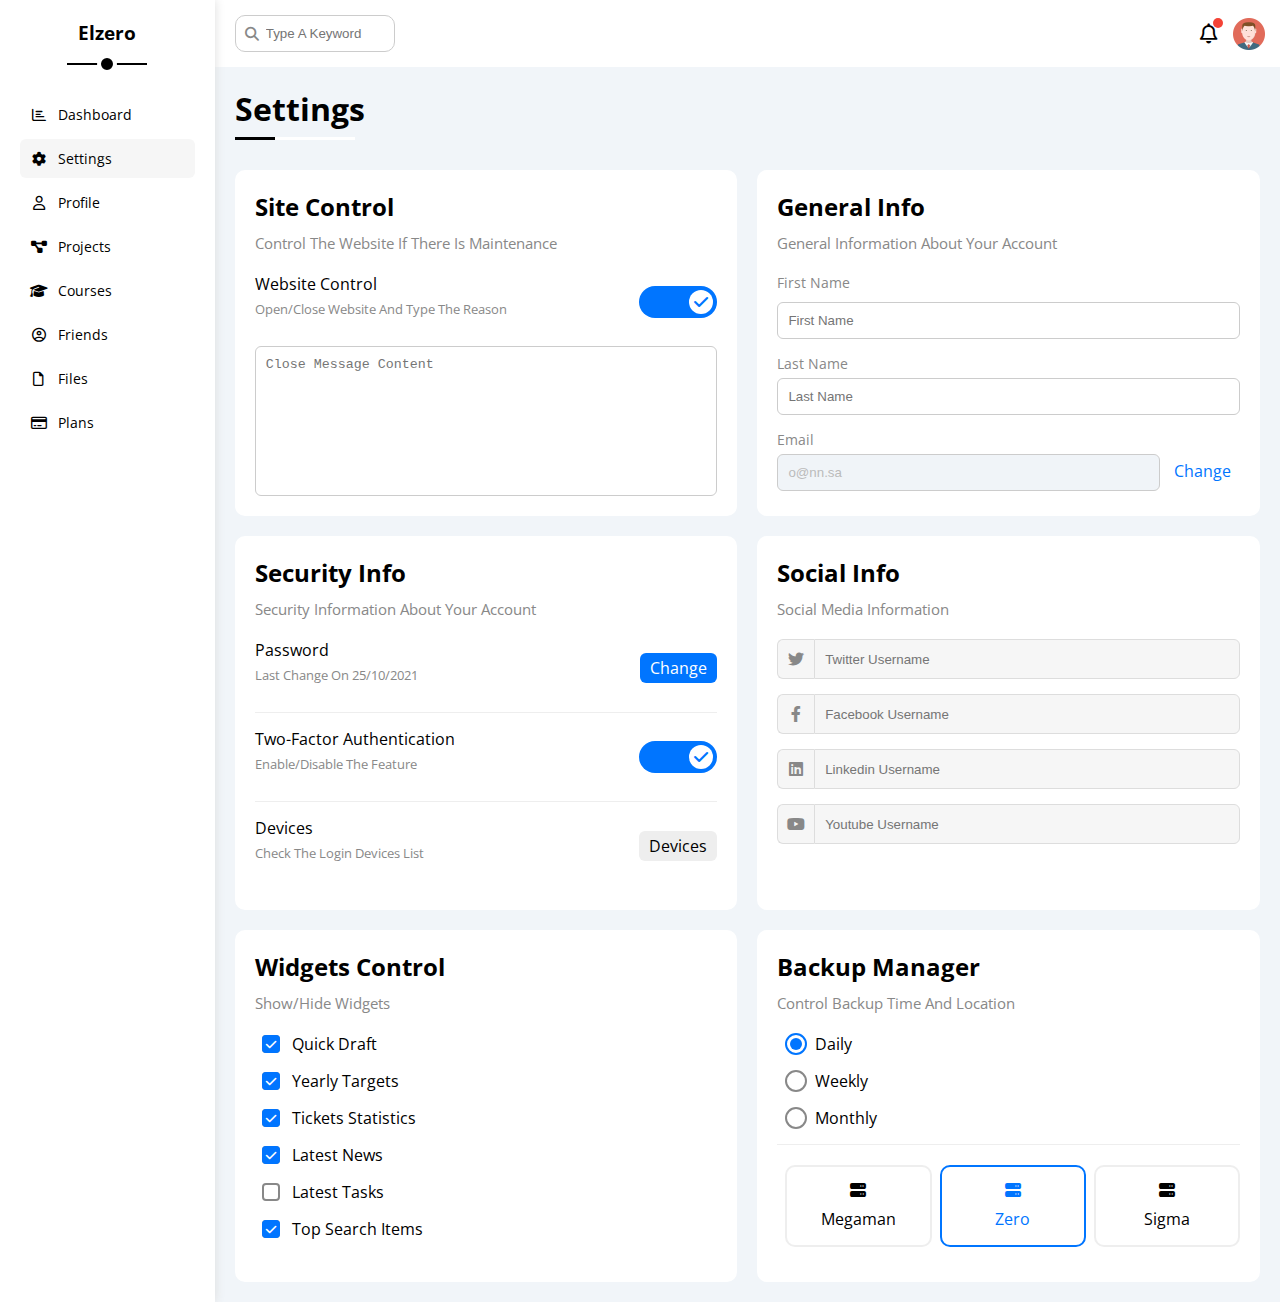
<file: settings.html>
<!DOCTYPE html>
<html lang="en">
  <head>
    <meta charset="UTF-8" />
    <meta http-equiv="X-UA-Compatible" content="IE=edge" />
    <meta name="viewport" content="width=device-width, initial-scale=1.0" />
    <title>Settings</title>
    <link rel="stylesheet" href="css/all.min.css" />
    <link rel="stylesheet" href="css/framework.css" />
    <link rel="stylesheet" href="css/master.css" />
    <link rel="preconnect" href="https://fonts.googleapis.com" />
    <link rel="preconnect" href="https://fonts.gstatic.com" crossorigin />
    <link href="https://fonts.googleapis.com/css2?family=Open+Sans:wght@300;500&display=swap" rel="stylesheet" />
  </head>
  <body>
    <div class="page d-flex">
      <div class="sidebar bg-white p-20 p-relative">
        <h3 class="p-relative txt-c mt-0">Elzero</h3>
        <ul>
          <li>
            <a class="d-flex align-center fs-14 c-black rad-6 p-10" href="index.html">
              <i class="fa-regular fa-chart-bar fa-fw"></i>
              <span>Dashboard</span>
            </a>
          </li>
          <li>
            <a class="active d-flex align-center fs-14 c-black rad-6 p-10" href="settings.html">
              <i class="fa-solid fa-gear fa-fw"></i>
              <span>Settings</span>
            </a>
          </li>
          <li>
            <a class="d-flex align-center fs-14 c-black rad-6 p-10" href="profile.html">
              <i class="fa-regular fa-user fa-fw"></i>
              <span>Profile</span>
            </a>
          </li>
          <li>
            <a class="d-flex align-center fs-14 c-black rad-6 p-10" href="projects.html">
              <i class="fa-solid fa-diagram-project fa-fw"></i>
              <span>Projects</span>
            </a>
          </li>
          <li>
            <a class="d-flex align-center fs-14 c-black rad-6 p-10" href="courses.html">
              <i class="fa-solid fa-graduation-cap fa-fw"></i>
              <span>Courses</span>
            </a>
          </li>
          <li>
            <a class="d-flex align-center fs-14 c-black rad-6 p-10" href="friends.html">
              <i class="fa-regular fa-circle-user fa-fw"></i>
              <span>Friends</span>
            </a>
          </li>
          <li>
            <a class="d-flex align-center fs-14 c-black rad-6 p-10" href="files.html">
              <i class="fa-regular fa-file fa-fw"></i>
              <span>Files</span>
            </a>
          </li>
          <li>
            <a class="d-flex align-center fs-14 c-black rad-6 p-10" href="plans.html">
              <i class="fa-regular fa-credit-card fa-fw"></i>
              <span>Plans</span>
            </a>
          </li>
        </ul>
      </div>
      <div class="content w-full">
        <!-- Start Head -->
        <div class="head bg-white p-15 between-flex">
          <div class="search p-relative">
            <input class="p-10" type="search" placeholder="Type A Keyword" />
          </div>
          <div class="icons d-flex align-center">
            <span class="notification p-relative">
              <i class="fa-regular fa-bell fa-lg"></i>
            </span>
            <img src="imgs/avatar.png" alt="" />
          </div>
        </div>
        <!-- End Head -->
        <h1 class="p-relative">Settings</h1>
        <div class="settings-page m-20 d-grid gap-20">
          <!-- Start Settings Box -->
          <div class="p-20 bg-white rad-10">
            <h2 class="mt-0 mb-10">Site Control</h2>
            <p class="mt-0 mb-20 c-grey fs-15">Control The Website If There Is Maintenance</p>
            <div class="mb-15 between-flex">
              <div>
                <span>Website Control</span>
                <p class="c-grey mt-5 mb-0 fs-13">Open/Close Website And Type The Reason</p>
              </div>
              <div>
                <label>
                  <input class="toggle-checkbox" type="checkbox" checked />
                  <div class="toggle-switch"></div>
                </label>
              </div>
            </div>
            <textarea class="close-message p-10 rad-6 d-block w-full" placeholder="Close Message Content"></textarea>
          </div>
          <!-- End Settings Box -->
          <!-- Start Settings Box -->
          <div class="p-20 bg-white rad-10">
            <h2 class="mt-0 mb-10">General Info</h2>
            <p class="mt-0 mb-20 c-grey fs-15">General Information About Your Account</p>
            <div class="mb-15">
              <label class="fs-14 c-grey d-block mb-10" for="first">First Name</label>
              <input
                class="b-none border-ccc p-10 rad-6 d-block w-full"
                type="text"
                id="first"
                placeholder="First Name"
              />
            </div>
            <div class="mb-15">
              <label class="fs-14 c-grey d-block mb-5" for="last">Last Name</label>
              <input
                class="b-none border-ccc p-10 rad-6 d-block w-full"
                id="last"
                type="text"
                placeholder="Last Name"
              />
            </div>
            <div>
              <label class="fs-14 c-grey d-block mb-5" for="email">Email</label>
              <input
                class="email b-none border-ccc p-10 rad-6 w-full mr-10"
                id="email"
                type="email"
                value="o@nn.sa"
                disabled
              />
              <a class="c-blue" href="#">Change</a>
            </div>
          </div>
          <!-- End Settings Box -->
          <!-- Start Settings Box -->
          <div class="p-20 bg-white rad-10">
            <h2 class="mt-0 mb-10">Security Info</h2>
            <p class="mt-0 mb-20 c-grey fs-15">Security Information About Your Account</p>
            <div class="sec-box mb-15 between-flex">
              <div>
                <span>Password</span>
                <p class="c-grey mt-5 mb-0 fs-13">Last Change On 25/10/2021</p>
              </div>
              <a class="button bg-blue c-white btn-shape" href="#">Change</a>
            </div>
            <div class="sec-box mb-15 between-flex">
              <div>
                <span>Two-Factor Authentication</span>
                <p class="c-grey mt-5 mb-0 fs-13">Enable/Disable The Feature</p>
              </div>
              <label>
                <input class="toggle-checkbox" type="checkbox" checked />
                <div class="toggle-switch"></div>
              </label>
            </div>
            <div class="sec-box between-flex">
              <div>
                <span>Devices</span>
                <p class="c-grey mt-5 mb-0 fs-13">Check The Login Devices List</p>
              </div>
              <a class="bg-eee c-black btn-shape" href="#">Devices</a>
            </div>
          </div>
          <!-- End Settings Box -->
          <!-- Start Settings Box -->
          <div class="social-boxes p-20 bg-white rad-10">
            <h2 class="mt-0 mb-10">Social Info</h2>
            <p class="mt-0 mb-20 c-grey fs-15">Social Media Information</p>
            <div class="d-flex align-center mb-15">
              <i class="fa-brands fa-twitter center-flex c-grey"></i>
              <input class="w-full" type="text" placeholder="Twitter Username" />
            </div>
            <div class="d-flex align-center mb-15">
              <i class="fa-brands fa-facebook-f center-flex c-grey"></i>
              <input class="w-full" type="text" placeholder="Facebook Username" />
            </div>
            <div class="d-flex align-center mb-15">
              <i class="fa-brands fa-linkedin center-flex c-grey"></i>
              <input class="w-full" type="text" placeholder="Linkedin Username" />
            </div>
            <div class="d-flex align-center">
              <i class="fa-brands fa-youtube center-flex c-grey"></i>
              <input class="w-full" type="text" placeholder="Youtube Username" />
            </div>
          </div>
          <!-- End Settings Box -->
          <!-- Start Settings Box -->
          <div class="widgets-control p-20 bg-white rad-10">
            <h2 class="mt-0 mb-10">Widgets Control</h2>
            <p class="mt-0 mb-20 c-grey fs-15">Show/Hide Widgets</p>
            <div class="control d-flex align-center mb-15">
              <input type="checkbox" id="one" checked />
              <label for="one">Quick Draft</label>
            </div>
            <div class="control d-flex align-center mb-15">
              <input type="checkbox" id="two" checked />
              <label for="two">Yearly Targets</label>
            </div>
            <div class="control d-flex align-center mb-15">
              <input type="checkbox" id="three" checked />
              <label for="three">Tickets Statistics</label>
            </div>
            <div class="control d-flex align-center mb-15">
              <input type="checkbox" id="four" checked />
              <label for="four">Latest News</label>
            </div>
            <div class="control d-flex align-center mb-15">
              <input type="checkbox" id="five" />
              <label for="five">Latest Tasks</label>
            </div>
            <div class="control d-flex align-center mb-15">
              <input type="checkbox" id="six" checked />
              <label for="six">Top Search Items</label>
            </div>
          </div>
          <!-- End Settings Box -->
          <!-- Start Settings Box -->
          <div class="backup-control p-20 bg-white rad-10">
            <h2 class="mt-0 mb-10">Backup Manager</h2>
            <p class="mt-0 mb-20 c-grey fs-15">Control Backup Time And Location</p>
            <div class="date d-flex align-center mb-15">
              <input type="radio" name="time" id="daily" checked />
              <label for="daily">Daily</label>
            </div>
            <div class="date d-flex align-center mb-15">
              <input type="radio" name="time" id="weekly" />
              <label for="weekly">Weekly</label>
            </div>
            <div class="date d-flex align-center mb-15">
              <input type="radio" name="time" id="monthly" />
              <label for="monthly">Monthly</label>
            </div>
            <div class="servers d-flex align-center txt-c">
              <input type="radio" name="servers" id="server-one" />
              <div class="server mb-15 rad-10 w-full">
                <label class="d-block m-15" for="server-one">
                  <i class="fa-solid fa-server d-block mb-10"></i>
                  Megaman
                </label>
              </div>
              <input type="radio" name="servers" id="server-two" checked />
              <div class="server mb-15 rad-10 w-full">
                <label class="d-block m-15" for="server-two">
                  <i class="fa-solid fa-server d-block mb-10"></i>
                  Zero
                </label>
              </div>
              <input type="radio" name="servers" id="server-three" />
              <div class="server mb-15 rad-10 w-full">
                <label class="d-block m-15" for="server-three">
                  <i class="fa-solid fa-server d-block mb-10"></i>
                  Sigma
                </label>
              </div>
            </div>
          </div>
          <!-- End Settings Box -->
        </div>
      </div>
    </div>
  </body>
</html>
</file>
<file: css/framework.css>
:root {
  --blue-color: #0075ff;
  --blue-alt-color: #0d69d5;
  --orange-color: #f59e0b;
  --green-color: #22c55e;
  --red-color: #f44336;
  --grey-color: #888;
}
/* Start Box */
.d-flex {
  display: flex;
}
.f-wrap {
  flex-wrap: wrap;
}
.align-center {
  align-items: center;
}
.space-between {
  justify-content: space-between;
}
.d-grid {
  display: grid;
}
.gap-20 {
  gap: 20px;
}
.d-block {
  display: block;
}
@media (max-width: 767px) {
  .block-mobile {
    display: block;
  }
  .hide-mobile {
    display: none;
  }
}
/* End Box */
/* Start Padding + Margin */
.p-10 {
  padding: 10px;
}
.p-15 {
  padding: 15px;
}
.p-20 {
  padding: 20px;
}
.pt-10 {
  padding-top: 10px;
}
.pt-15 {
  padding-top: 15px;
}
.pt-20 {
  padding-top: 20px;
}
.pb-10 {
  padding-bottom: 10px;
}
.pb-15 {
  padding-bottom: 15px;
}
.pb-20 {
  padding-bottom: 20px;
}
.pl-15 {
  padding-left: 15px;
}
.m-0 {
  margin: 0;
}
.m-15 {
  margin: 15px;
}
.m-20 {
  margin: 20px;
}
.mt-0 {
  margin-top: 0;
}
.mt-5 {
  margin-top: 5px;
}
.mt-10 {
  margin-top: 10px;
}
.mt-15 {
  margin-top: 15px;
}
.mt-20 {
  margin-top: 20px;
}
.mt-25 {
  margin-top: 25px;
}
.mr-10 {
  margin-right: 10px;
}
.mr-15 {
  margin-right: 15px;
}
.mb-5 {
  margin-bottom: 5px;
}
.mb-10 {
  margin-bottom: 10px;
}
.mb-15 {
  margin-bottom: 15px;
}
.mb-20 {
  margin-bottom: 20px;
}
.mb-25 {
  margin-bottom: 25px;
}
/* End Padding + Margin */
/* Start Color */
.c-black {
  color: black;
}
.c-white {
  color: white;
}
.c-grey {
  color: var(--grey-color);
}
.c-red {
  color: var(--red-color);
}
.c-green {
  color: var(--green-color);
}
.c-blue {
  color: var(--blue-color);
}
.c-orange {
  color: var(--orange-color);
}
.bg-red {
  background-color: var(--red-color);
}
.bg-green {
  background-color: var(--green-color);
}
.bg-blue {
  background-color: var(--blue-color);
}
.bg-orange {
  background-color: var(--orange-color);
}
.bg-white {
  background-color: white;
}
.bg-eee {
  background-color: #eee;
}
/* End Color */
/* Start Position */
.p-relative {
  position: relative;
}
.p-absolute {
  position: absolute;
}
/* End Position */
/* Start Font */
.txt-c {
  text-align: center;
}
.fs-13 {
  font-size: 13px;
}
.fs-14 {
  font-size: 14px;
}
.fs-15 {
  font-size: 15px;
}
.fs-25 {
  font-size: 25px;
}
.fw-bold {
  font-weight: bold;
}
@media (max-width: 767px) {
  .txt-c-mobile {
    text-align: center;
  }
}
/* End Font */
/* Start Border */
.rad-6 {
  border-radius: 6px;
}
.rad-10 {
  border-radius: 10px;
}
.rad-half {
  border-radius: 50%;
}
.b-none {
  border: none;
}
.border-ccc {
  border: 1px solid #ccc;
}
.border-eee {
  border: 1px solid #eee;
}

/* End Border */
/* Start Width + Height */
.w-full {
  width: 100%;
}
.w-100 {
  width: 100px;
}
.w-fit {
  width: fit-content;
}
.h-full {
  height: 100%;
}
.h-100 {
  height: 100px;
}
/* End Width + Height */
/* Start Components */
.center-flex {
  display: flex;
  align-items: center;
  justify-content: center;
}
.between-flex {
  display: flex;
  align-items: center;
  justify-content: space-between;
}
.btn-shape {
  padding: 4px 10px;
  border-radius: 6px;
}
/* End Components */
</file>
<file: css/master.css>
:root {
  --blue-color: #0075ff;
  --blue-alt-color: #0d69d5;
  --orange-color: #f59e0b;
  --green-color: #22c55e;
  --red-color: #f44336;
  --grey-color: #888;
}
* {
  box-sizing: border-box;
}
body {
  font-family: "Open Sans", sans-serif;
  margin: 0;
}
*:focus {
  outline: none;
}
a {
  text-decoration: none;
}
ul {
  list-style: none;
  padding: 0;
}
::-webkit-scrollbar {
  width: 15px;
}
::-webkit-scrollbar-track {
  background-color: white;
}
::-webkit-scrollbar-thumb {
  background-color: var(--blue-color);
}
::-webkit-scrollbar-thumb:hover {
  background-color: var(--blue-alt-color);
}
.page {
  background-color: #f1f5f9;
  min-height: 100vh;
}
/* Start Sidebar */
.sidebar {
  width: 250px;
  box-shadow: 0 0 10px #ddd;
}
.sidebar > h3 {
  margin-bottom: 50px;
}
.sidebar > h3::before,
.sidebar > h3::after {
  content: "";
  background-color: black;
  transform: translateX(-50%);
  position: absolute;
  left: 50%;
}
.sidebar > h3::before {
  width: 80px;
  height: 2px;
  bottom: -20px;
}
.sidebar > h3::after {
  bottom: -29px;
  width: 12px;
  height: 12px;
  border-radius: 50%;
  border: 4px solid white;
}
.sidebar ul li a {
  transition: 0.3s;
  margin-bottom: 5px;
}
.sidebar ul li a:hover,
.sidebar ul li a.active {
  background-color: #f6f6f6;
}
.sidebar ul li a span {
  font-size: 14px;
  margin-left: 10px;
}
@media (max-width: 767px) {
  .sidebar {
    width: 58px;
    padding: 10px;
  }
  .sidebar > h3 {
    font-size: 13px;
    margin-bottom: 15px;
  }
  .sidebar > h3::before,
  .sidebar > h3::after {
    display: none;
  }
  .sidebar ul li a span {
    display: none;
  }
}
/* End Sidebar */
/* Start Content */
.content {
  overflow: hidden;
}
.head .search::before {
  font-family: var(--fa-style-family-classic);
  content: "\f002";
  font-weight: 900;
  position: absolute;
  left: 15px;
  top: 50%;
  transform: translateY(-50%);
  font-size: 14px;
  color: var(--grey-color);
}
.head .search input {
  border: 1px solid #ccc;
  border-radius: 10px;
  margin-left: 5px;
  padding-left: 30px;
  width: 160px;
  transition: width 0.3s;
}
.head .search input:focus {
  width: 200px;
}
.head .search input:focus::placeholder {
  opacity: 0;
}
.head .icons .notification::before {
  content: "";
  position: absolute;
  width: 10px;
  height: 10px;
  background-color: var(--red-color);
  border-radius: 50%;
  right: -5px;
  top: -5px;
}
.head .icons img {
  width: 32px;
  height: 32px;
  margin-left: 15px;
}
.page h1 {
  margin: 20px 20px 40px;
}
.page h1::before,
.page h1::after {
  content: "";
  height: 3px;
  position: absolute;
  bottom: -10px;
  left: 0;
}
.page h1::before {
  background-color: white;
  width: 120px;
}
.page h1::after {
  background-color: black;
  width: 40px;
}
.wrapper {
  grid-template-columns: repeat(auto-fill, minmax(450px, 1fr));
  margin-left: 20px;
  margin-right: 20px;
  margin-bottom: 20px;
}
@media (max-width: 767px) {
  .wrapper {
    grid-template-columns: minmax(200px, 1fr);
    margin-left: 10px;
    margin-right: 10px;
    gap: 10px;
  }
}
/* End Content */
/* Start Welcome Widget */
.welcome {
  overflow: hidden;
}
.welcome .intro img {
  width: 200px;
  margin-bottom: -10px;
}
.welcome .avatar {
  width: 64px;
  height: 64px;
  border: 2px solid white;
  border-radius: 50%;
  padding: 2px;
  box-shadow: 0 0 5px #ddd;
  margin-left: 20px;
  margin-top: -32px;
}
.welcome .body {
  border-top: 1px solid #eee;
  border-bottom: 1px solid #eee;
}
.welcome .body > div {
  flex: 1;
}
.welcome .visit {
  margin: 0 15px 15px auto;
  transition: 0.3s;
}
.welcome .visit:hover {
  background-color: var(--blue-alt-color);
}
@media (max-width: 767px) {
  .welcome .intro {
    padding-bottom: 30px;
  }
  .welcome .avatar {
    margin-left: 0;
  }
  .welcome .body > div:not(:last-child) {
    margin-bottom: 20px;
  }
}
/* End Welcome Widget */
/* Start Quick Draft Widget */
.quick-draft textarea {
  resize: none;
  min-height: 180px;
}
.quick-draft .save {
  margin-left: auto;
  transition: 0.3s;
  cursor: pointer;
}
.quick-draft .save:hover {
  background-color: var(--blue-alt-color);
}
/* End Quick Draft Widget */
/* Start Targets */
.targets .target-row .icon {
  width: 80px;
  height: 80px;
  margin-right: 15px;
}
.targets .details {
  flex: 1;
}
.targets .details .progress {
  height: 4px;
}
.targets .details .progress > span {
  position: absolute;
  left: 0;
  top: 0;
  height: 100%;
}
.targets .details .progress > span span {
  position: absolute;
  bottom: 16px;
  right: -16px;
  color: white;
  padding: 2px 5px;
  border-radius: 6px;
  font-size: 13px;
}
.targets .details .progress > span span::after {
  content: "";
  border-color: transparent;
  border-width: 5px;
  border-style: solid;
  position: absolute;
  bottom: -10px;
  left: 50%;
  transform: translateX(-50%);
}
.targets .details .progress > .blue span::after {
  border-top-color: var(--blue-color);
}
.targets .details .progress > .orange span::after {
  border-top-color: var(--orange-color);
}
.targets .details .progress > .green span::after {
  border-top-color: var(--green-color);
}
.blue .icon,
.blue .progress {
  background-color: rgb(0 117 255 / 20%);
}
.orange .icon,
.orange .progress {
  background-color: rgb(245 158 11 / 20%);
}
.green .icon,
.green .progress {
  background-color: rgb(34 197 94 / 20%);
}
/* End Targets */
/* Start Tickets */
.tickets .box {
  border: 1px solid #ccc;
  width: calc(50% - 10px);
}
@media (max-width: 767px) {
  .tickets .box {
    width: 100%;
  }
}
/* End Tickets */
/* Start Latest News */
.latest-news .news-row:not(:last-of-type) {
  margin-bottom: 20px;
  padding-bottom: 20px;
  border-bottom: 1px solid #eee;
}
.latest-news .news-row img {
  width: 100px;
  border-radius: 6px;
  margin-right: 15px;
}
.latest-news .info {
  flex-grow: 1;
}
.latest-news .info h3 {
  margin: 0 0 6px;
  font-size: 16px;
}
@media (max-width: 767px) {
  .latest-news .news-row {
    display: block;
  }
  .latest-news .news-row .label {
    margin: 10px auto;
    width: fit-content;
  }
}
/* End Latest News */
/* Start Tasks */
.tasks .task-row:not(:last-of-type) {
  margin-bottom: 15px;
  padding-bottom: 15px;
  border-bottom: 1px solid #eee;
}
.tasks .info {
  flex-grow: 1;
}
.tasks .done {
  opacity: 0.3;
}
.tasks .done h3,
.tasks .done p {
  text-decoration: line-through;
}
.tasks .delete {
  cursor: pointer;
  transition: 0.3s;
}
.tasks .delete:hover {
  color: var(--red-color);
}
/* End Tasks */
/* Start Latest Uploads */
.latest-uploads ul li:not(:last-child) {
  border-bottom: 1px solid #eee;
}
.latest-uploads ul li img {
  width: 40px;
  height: 40px;
}
/* End Latest Uploads */
/* Start Last Project */
.last-project ul::before {
  content: "";
  position: absolute;
  left: 11px;
  width: 2px;
  height: 100%;
  background-color: var(--blue-color);
}
.last-project ul li::before {
  content: "";
  width: 20px;
  height: 20px;
  display: block;
  border-radius: 50%;
  background-color: white;
  border: 2px solid white;
  outline: 2px solid var(--blue-color);
  margin-right: 15px;
  z-index: 1;
}
.last-project ul li.done::before {
  background-color: var(--blue-color);
}
.last-project ul li.current::before {
  animation: change-color 0.8s infinite alternate;
}
.last-project .launch-icon {
  position: absolute;
  width: 160px;
  right: 0;
  bottom: 0;
  opacity: 0.1;
}
/* End Last Project */
/* Start Reminders */
.reminders ul li .key {
  width: 15px;
  height: 15px;
}
.reminders ul li > .blue {
  border-left: 2px solid var(--blue-color);
}
.reminders ul li > .green {
  border-left: 2px solid var(--green-color);
}
.reminders ul li > .orange {
  border-left: 2px solid var(--orange-color);
}
.reminders ul li > .red {
  border-left: 2px solid var(--red-color);
}
/* End Reminders */
/* Start Latest Post */
.latest-post .avatar {
  width: 48px;
  height: 48px;
}
.latest-post .post-content {
  text-transform: capitalize;
  line-height: 1.8;
  border-top: 1px solid #eee;
  border-bottom: 1px solid #eee;
  min-height: 140px;
}
/* End Latest Post */
/* Start Social Media */
.social-media .box {
  padding-left: 70px;
}
.social-media .box i {
  position: absolute;
  left: 0;
  top: 0;
  width: 52px;
  transition: 0.3s;
}
.social-media .box i:hover {
  transform: rotate(5deg);
}
.social-media .twitter {
  background-color: rgb(29 161 242 / 20%);
  color: #1da1f2;
}
.social-media .twitter i,
.social-media .twitter a {
  background-color: #1da1f2;
}
.social-media .facebook {
  background-color: rgb(24 119 242 / 20%);
  color: #1da1f2;
}
.social-media .facebook i,
.social-media .facebook a {
  background-color: #1877f2;
}
.social-media .youtube {
  background-color: rgb(255 0 0 / 20%);
  color: #ff0000;
}
.social-media .youtube i,
.social-media .youtube a {
  background-color: #ff0000;
}
.social-media .linkedin {
  background-color: rgb(0 119 181 / 20%);
  color: #0077b5;
}
.social-media .linkedin i,
.social-media .linkedin a {
  background-color: #0077b5;
}
/* End Social Media */
/* Start Projects Table */
.projects .responsive-table {
  overflow-x: auto;
}
.projects table {
  min-width: 1000px;
  border-spacing: 0;
}
.projects thead td {
  background-color: #eee;
  font-weight: bold;
}
.projects table td {
  padding: 15px;
}
.projects tbody td {
  border-bottom: 1px solid #eee;
  border-left: 1px solid #eee;
  transition: 0.3s;
}
.projects table tbody tr td:last-child {
  border-right: 1px solid #eee;
}
.projects tbody tr:hover td {
  background-color: #faf7f7;
}
.projects table img {
  width: 32px;
  height: 32px;
  border-radius: 50%;
  padding: 2px;
  background-color: white;
}
.projects table img:not(:first-child) {
  margin-left: -20px;
}
.projects table .label {
  font-size: 13px;
}
/* End Projects Table */
/* Start Settings */
.settings-page {
  grid-template-columns: repeat(auto-fill, minmax(500px, 1fr));
}
@media (max-width: 767px) {
  .settings-page {
    grid-template-columns: minmax(100px, 1fr);
    margin-left: 10px;
    margin-right: 10px;
    gap: 10px;
  }
}
.settings-page .close-message {
  border: 1px solid #ccc;
  resize: none;
  min-height: 150px;
}
.settings-page .email {
  display: inline-flex;
  width: calc(100% - 80px);
}
.settings-page .sec-box {
  padding-bottom: 15px;
}
.settings-page .sec-box:not(:last-of-type) {
  border-bottom: 1px solid #eee;
}
.settings-page .sec-box .button {
  transition: 0.3s;
}
.settings-page .sec-box .button:hover {
  background-color: var(--blue-alt-color);
}
.settings-page .social-boxes i {
  width: 40px;
  height: 40px;
  background-color: #f6f6f6;
  border: 1px solid #ddd;
  border-right: none;
  border-radius: 6px 0 0 6px;
  transition: 0.3s;
}
.settings-page .social-boxes input {
  height: 40px;
  background-color: #f6f6f6;
  border: 1px solid #ddd;
  padding-left: 10px;
  border-radius: 0 6px 6px 0;
}
.settings-page .social-boxes > div:focus-within i {
  color: black;
}
.widgets-control .control input[type="checkbox"] {
  -webkit-appearance: none;
  appearance: none;
}
.widgets-control .control label {
  padding-left: 30px;
  cursor: pointer;
  position: relative;
}
.widgets-control .control label::before,
.widgets-control .control label::after {
  position: absolute;
  left: 0;
  top: 50%;
  margin-top: -9px;
  border-radius: 4px;
}
.widgets-control .control label::before {
  content: "";
  width: 14px;
  height: 14px;
  border: 2px solid var(--grey-color);
}
.widgets-control .control label:hover::before {
  border-color: var(--blue-alt-color);
}
.widgets-control .control label::after {
  font-family: var(--fa-style-family-classic);
  content: "\f00c";
  font-weight: 900;
  background-color: var(--blue-color);
  color: white;
  font-size: 12px;
  width: 18px;
  height: 18px;
  display: flex;
  justify-content: center;
  align-items: center;
  transform: scale(0) rotate(360deg);
  transition: 0.3s;
}
.widgets-control .control input[type="checkbox"]:checked + label::after {
  transform: scale(1);
}
.backup-control input[type="radio"] {
  -webkit-appearance: none;
  appearance: none;
}
.backup-control .date label {
  padding-left: 30px;
  cursor: pointer;
  position: relative;
}
.backup-control .date label::before {
  content: "";
  position: absolute;
  top: 50%;
  left: 0;
  margin-top: -11px;
  width: 18px;
  height: 18px;
  border: 2px solid var(--grey-color);
  border-radius: 50%;
}
.backup-control .date label::after {
  content: "";
  position: absolute;
  left: 5px;
  top: 5px;
  width: 12px;
  height: 12px;
  background: var(--blue-color);
  border-radius: 50%;
  transition: 0.3s;
  transform: scale(0);
}
.backup-control .date input[type="radio"]:checked + label::before {
  border-color: var(--blue-color);
}
.backup-control .date input[type="radio"]:checked + label::after {
  transform: scale(1);
}
.backup-control .servers {
  border-top: 1px solid #eee;
  padding-top: 20px;
}
@media (max-width: 767px) {
  .backup-control .servers {
    flex-wrap: wrap;
  }
}
.backup-control .servers .server {
  border: 2px solid #eee;
  position: relative;
}
.backup-control .servers .server label {
  cursor: pointer;
}
.backup-control .servers input[type="radio"]:checked + .server {
  border-color: var(--blue-color);
  color: var(--blue-color);
}
.toggle-checkbox {
  -webkit-appearance: none;
  appearance: none;
  display: none;
}
.toggle-switch {
  background-color: #ccc;
  width: 78px;
  height: 32px;
  border-radius: 16px;
  position: relative;
  transition: 0.3s;
  cursor: pointer;
}
.toggle-switch::before {
  font-family: var(--fa-style-family-classic);
  content: "\f00d";
  font-weight: 900;
  background-color: white;
  width: 24px;
  height: 24px;
  position: absolute;
  border-radius: 50%;
  top: 4px;
  left: 4px;
  display: flex;
  justify-content: center;
  align-items: center;
  color: #aaa;
  transition: 0.3s;
}
.toggle-checkbox:checked + .toggle-switch {
  background-color: var(--blue-color);
}
.toggle-checkbox:checked + .toggle-switch::before {
  content: "\f00c";
  left: 50px;
  color: var(--blue-color);
}
.settings-page :disabled {
  cursor: no-drop;
  background-color: #f0f4f8;
  color: #bbb;
}
/* End Settings */
/* Start Profile Page */
@media (max-width: 767px) {
  .profile-page .overview {
    flex-direction: column;
  }
}
.profile-page .avatar-box {
  width: 300px;
}
@media (min-width: 768px) {
  .profile-page .avatar-box {
    border-right: 1px solid #eee;
  }
}
.profile-page .avatar-box > img {
  width: 120px;
  height: 120px;
}
.profile-page .avatar-box .level {
  height: 6px;
  overflow: hidden;
  margin: auto;
  width: 70%;
}
.profile-page .avatar-box .level span {
  position: absolute;
  left: 0;
  top: 0;
  height: 100%;
  background-color: var(--blue-color);
  border-radius: 6px;
}
.profile-page .info-box .box {
  flex-wrap: wrap;
  border-bottom: 1px solid #eee;
  transition: 0.3s;
}
.profile-page .info-box .box:hover {
  background-color: #f9f9f9;
}
.profile-page .info-box .box > div {
  min-width: 250px;
  padding: 10px 0 0;
}
.profile-page .info-box h4 {
  font-weight: normal;
}
/* Start Training Code */
.profile-page .info-box .toggle-switch {
  height: 20px;
}
@media (max-width: 767px) {
  .profile-page .info-box .toggle-switch {
    margin: auto;
  }
}
.profile-page .info-box .toggle-switch::before {
  width: 12px;
  height: 12px;
  font-size: 8px;
}
.profile-page .info-box .toggle-checkbox:checked + .toggle-switch::before {
  left: 62px;
}
/* End Training Code */
@media (max-width: 767px) {
  .profile-page .other-data {
    flex-direction: column;
  }
}
.profile-page .skills-card {
  flex-grow: 1;
}
.profile-page .skills-card ul li {
  padding: 15px 0;
}
.profile-page .skills-card ul li:not(:last-child) {
  border-bottom: 1px solid #eee;
}
.profile-page .skills-card ul li span {
  display: inline-flex;
  padding: 4px 10px;
  background-color: #eee;
  border-radius: 6px;
  font-size: 14px;
}
.profile-page .skills-card ul li span:not(:last-child) {
  margin-right: 5px;
}
.profile-page .activities {
  flex-grow: 2;
}
.profile-page .activity:not(:last-of-type) {
  border-bottom: 1px solid #eee;
  padding-bottom: 20px;
  margin-bottom: 20px;
}
.profile-page .activity img {
  width: 64px;
  height: 64px;
  margin-right: 10px;
}
@media (min-width: 768px) {
  .profile-page .activity .date {
    margin-left: auto;
    text-align: right;
  }
}
@media (max-width: 767px) {
  .profile-page .activity {
    flex-direction: column;
  }
  .profile-page .activity img {
    margin-right: 0;
    margin-bottom: 15px;
  }
  .profile-page .activity .date {
    margin-top: 15px;
  }
}
/* End Profile Page */
/* Start Projects Page */
.projects-page {
  grid-template-columns: repeat(auto-fill, minmax(500px, 1fr));
}
@media (max-width: 767px) {
  .projects-page {
    grid-template-columns: minmax(200px, 1fr);
    margin-left: 10px;
    margin-right: 10px;
    gap: 10px;
  }
}
.projects-page .project .date {
  position: absolute;
  right: 10px;
  top: 10px;
}
.projects-page .project h4 {
  font-weight: normal;
}
.projects-page .project .team {
  position: relative;
  min-height: 80px;
}
.projects-page .project .team a {
  position: absolute;
  left: 0;
  bottom: 0;
}
.projects-page .project .team a:nth-child(2) {
  left: 25px;
}
.projects-page .project .team a:nth-child(3) {
  left: 50px;
}
.projects-page .project .team a:nth-child(4) {
  left: 75px;
}
.projects-page .project .team a:nth-child(5) {
  left: 100px;
}
.projects-page .project .team a:hover {
  z-index: 1000;
}
.projects-page .project .team img {
  width: 40px;
  height: 40px;
  border-radius: 50%;
  border: 2px solid white;
}
.projects-page .project .do {
  justify-content: flex-end;
  border-top: 1px solid #eee;
  padding-top: 15px;
  margin-top: 15px;
}
@media (max-width: 767px) {
  .projects-page .project .do {
    flex-direction: column;
  }
}
.projects-page .project .do span {
  padding: 3px 8px;
  margin-left: 5px;
  width: fit-content;
}
@media (max-width: 767px) {
  .projects-page .project .do span:not(:last-child) {
    margin-bottom: 15px;
  }
}
.projects-page .project .info {
  border-top: 1px solid #eee;
  margin-top: 15px;
  padding-top: 15px;
}
@media (max-width: 767px) {
  .projects-page .project .info {
    flex-direction: column;
  }
}
.projects-page .project .prog {
  height: 8px;
  width: 260px;
  position: relative;
  border-radius: 6px;
}
@media (max-width: 767px) {
  .projects-page .project .prog {
    margin-bottom: 15px;
  }
}
.projects-page .project .prog span {
  position: absolute;
  left: 0;
  top: 0;
  height: 100%;
  border-radius: 6px;
}
/* End Projects Page */
/* Start Courses Page */
.courses-page {
  grid-template-columns: repeat(auto-fill, minmax(300px, 1fr));
}
@media (max-width: 767px) {
  .courses-page {
    grid-template-columns: minmax(200px, 1fr);
    margin-left: 10px;
    margin-right: 10px;
    gap: 10px;
  }
}
.courses-page .course {
  overflow: hidden;
}
.courses-page .course .cover {
  max-width: 100%;
}
.courses-page .course .instructor {
  position: absolute;
  width: 64px;
  height: 64px;
  border-radius: 50%;
  top: 20px;
  left: 20px;
  border: 2px solid white;
}
.courses-page .course .description {
  line-height: 1.6;
}
.courses-page .course .info {
  border-top: 1px solid #eee;
  font-size: 13px;
}
.courses-page .course .info .title {
  position: absolute;
  top: -13px;
  left: 50%;
  transform: translateX(-50%);
  font-size: 13px;
}
/* End Courses Page */
/* Start Friends Page */
.friends-page {
  grid-template-columns: repeat(auto-fill, minmax(300px, 1fr));
}
@media (max-width: 767px) {
  .friends-page {
    grid-template-columns: minmax(200px, 1fr);
    margin-left: 10px;
    margin-right: 10px;
    gap: 10px;
  }
}
.friends-page .contact {
  position: absolute;
  left: 10px;
  top: 10px;
}
.friends-page .contact i {
  background-color: #eee;
  padding: 10px;
  border-radius: 50%;
  color: #666;
  font-size: 13px;
  cursor: pointer;
  transition: 0.3s;
}
.friends-page .contact i:hover {
  background-color: var(--blue-color);
  color: white;
}
.friends-page .friend .icons {
  border-top: 1px solid #eee;
  border-bottom: 1px solid #eee;
  margin-top: 15px;
  margin-bottom: 15px;
  padding-top: 15px;
  padding-bottom: 15px;
}
.friends-page .friend .icons i {
  margin-right: 5px;
}
.friends-page .friend .icons .vip {
  position: absolute;
  right: 0;
  top: 50%;
  transform: translateY(-50%);
  font-size: 40px;
  opacity: 0.2;
}
/* End Friends Page */
/* Start Files Page */
.files-page {
  flex-direction: row-reverse;
  align-items: flex-start;
}
@media (max-width: 767px) {
  .files-page {
    flex-direction: column;
    align-items: normal;
  }
}
.files-page .files-stats {
  min-width: 260px;
}
.files-page .files-stats .icon {
  width: 40px;
  height: 40px;
  margin-right: 10px;
}
.files-page .files-stats .size {
  margin-left: auto;
}
.files-page .files-stats .blue {
  background-color: rgb(0 117 255 / 20%);
}
.files-page .files-stats .green {
  background-color: rgb(34 197 94 / 20%);
}
.files-page .files-stats .red {
  background-color: rgb(244 67 54 / 20%);
}
.files-page .files-stats .orange {
  background-color: rgb(245 158 11 / 20%);
}
.files-page .files-stats .upload {
  margin: 15px auto 0;
  padding: 10px 15px;
  transition: 0.3s;
}
.files-page .files-stats .upload:hover {
  background-color: var(--blue-alt-color);
}
.files-page .files-stats .upload:hover i {
  animation: go-up 0.8s infinite;
}
.files-page .files-content {
  flex: 1;
  grid-template-columns: repeat(auto-fill, minmax(200px, 1fr));
}
.files-page .files-content img {
  width: 64px;
  height: 64px;
  transition: 0.3s;
}
.files-page .files-content .file:hover img {
  transform: rotate(5deg);
}
.files-page .files-content .info {
  border-top: 1px solid #eee;
}
/* End Files Page */
/* Start Plans Page */
.plans-page {
  grid-template-columns: repeat(auto-fill, minmax(450px, 1fr));
}
@media (max-width: 767px) {
  .plans-page {
    grid-template-columns: minmax(250px, 1fr);
    margin-left: 10px;
    margin-right: 10px;
    gap: 10px;
  }
}
.plans-page .plan .top {
  border: 3px solid white;
  outline: 3px solid transparent;
}
.plans-page .plan.green .top {
  outline-color: var(--green-color);
}
.plans-page .plan.blue .top {
  outline-color: var(--blue-color);
}
.plans-page .plan.orange .top {
  outline-color: var(--orange-color);
}
.plans-page .plan .price {
  position: relative;
  font-size: 40px;
  width: fit-content;
  margin: auto;
}
.plans-page .plan .price span {
  position: absolute;
  left: -20px;
  top: 0;
  font-size: 25px;
}
.plans-page .plan ul li {
  padding: 15px 0;
  display: flex;
  align-items: center;
  font-size: 15px;
  border-bottom: 1px solid #eee;
}
.plans-page .plan ul li .yes {
  color: var(--green-color);
}
.plans-page .plan ul li i:not(.yes, .help) {
  color: var(--red-color);
}
.plans-page .plan ul li i:first-child {
  font-size: 18px;
  margin-right: 5px;
}
.plans-page .plan ul li .help {
  color: var(--grey-color);
  margin-left: auto;
  cursor: pointer;
}
/* End Plans Page */
/* Start Animation */
@keyframes change-color {
  from {
    background-color: var(--blue-color);
  }
  to {
    background-color: white;
  }
}
@keyframes go-up {
  0%,
  100% {
    transform: translateY(0);
  }
  50% {
    transform: translateY(-5px);
  }
}
/* End Animation */
</file>
